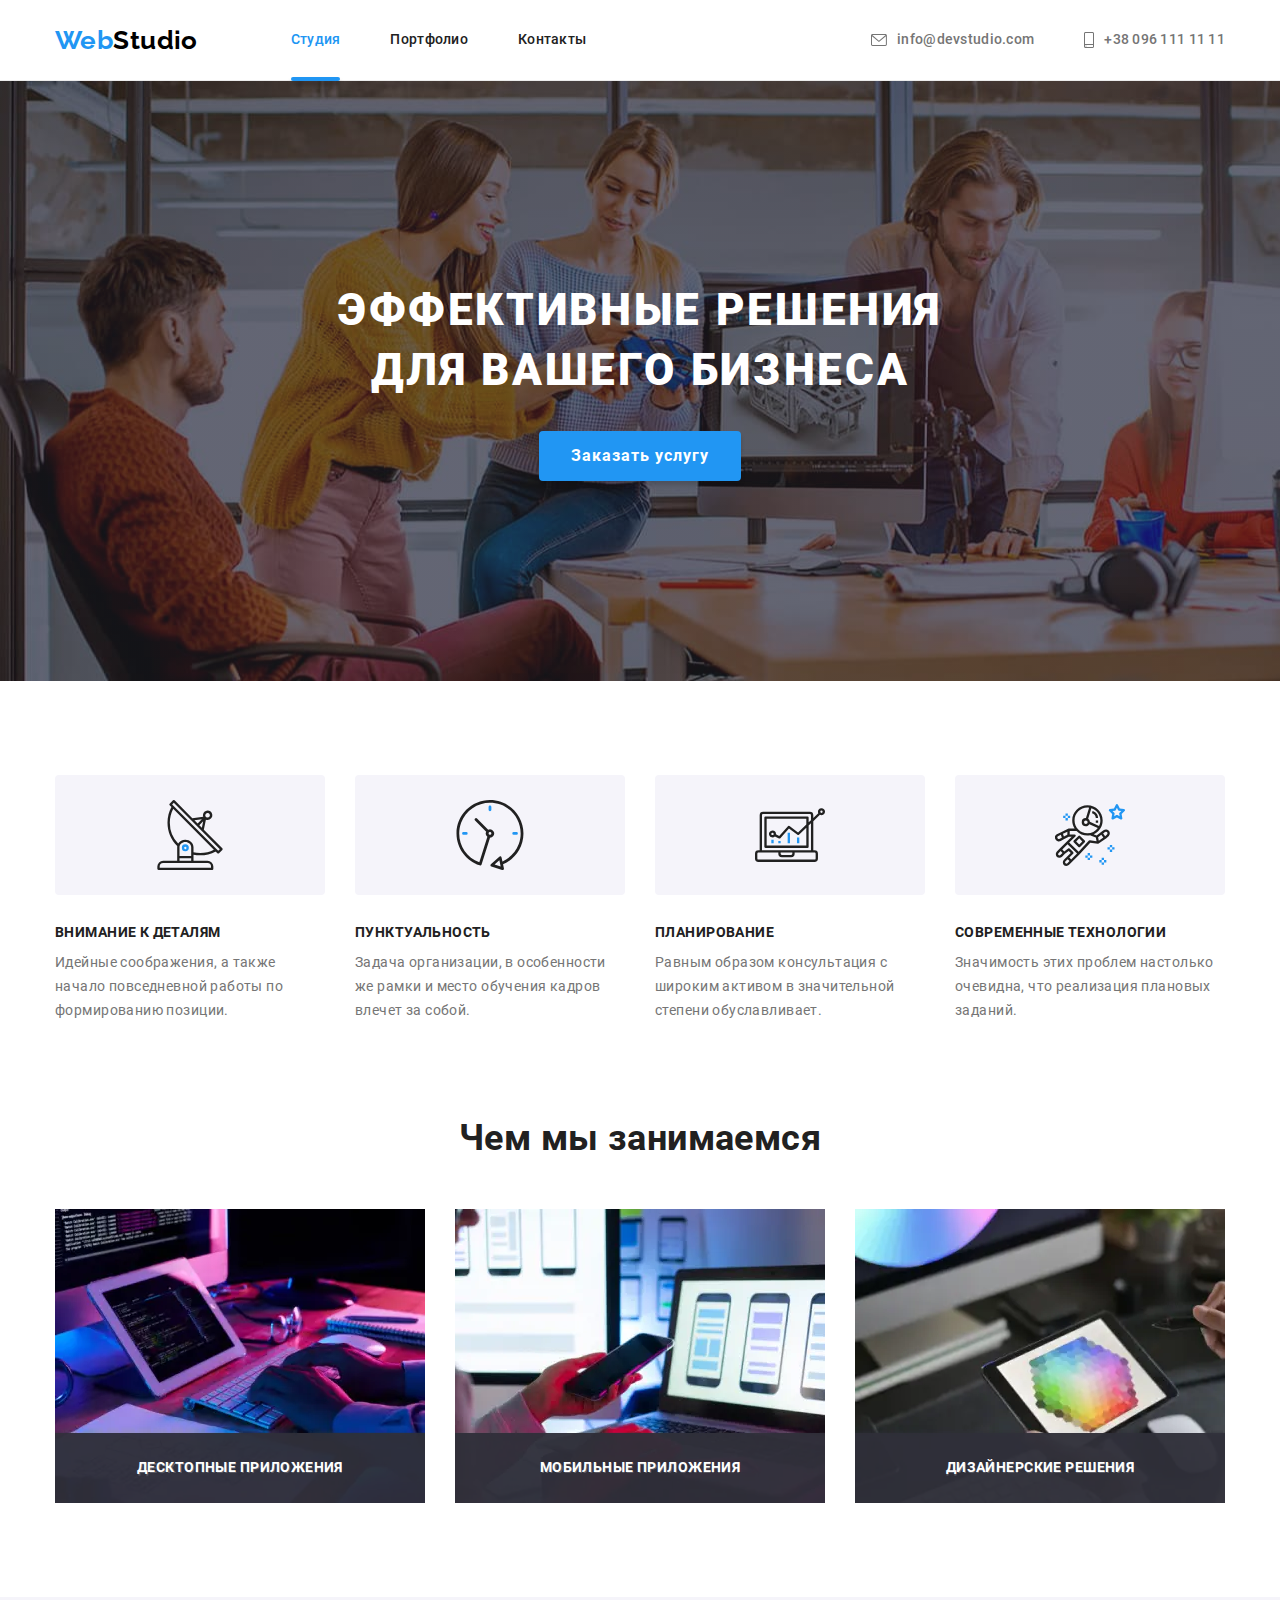
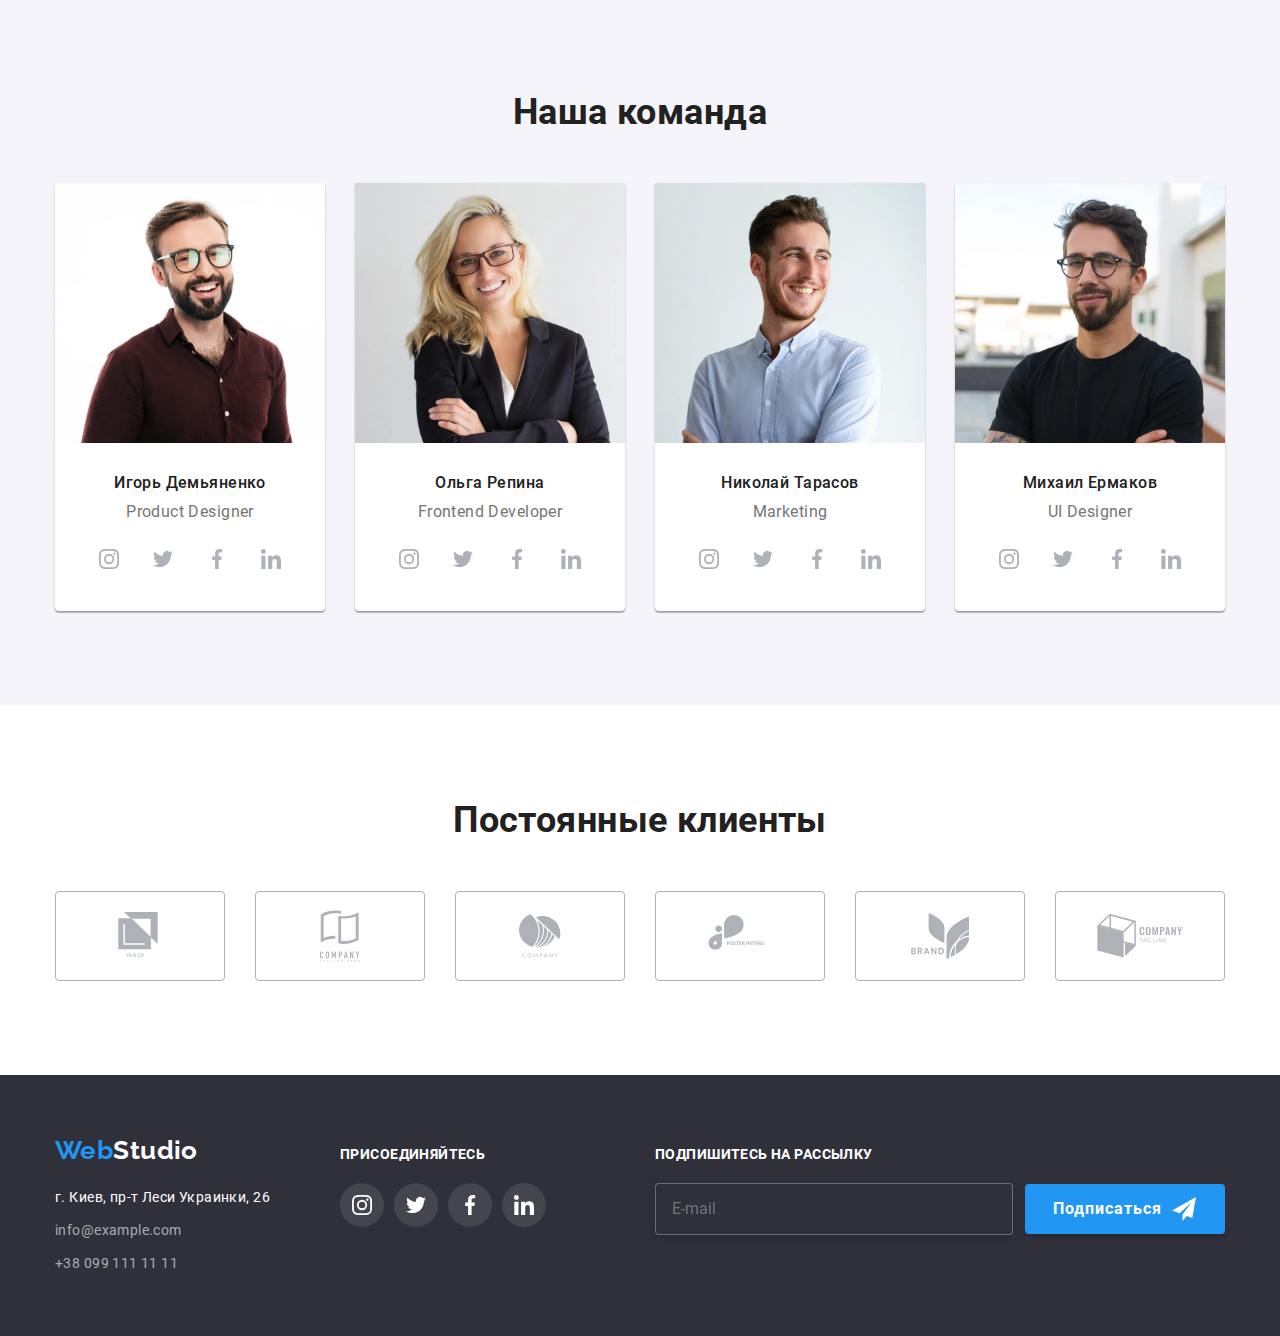
<file: index.html>
<!DOCTYPE html>
<html lang="ru">
<head>
    <meta charset="UTF-8">
    <meta name="viewport" content="width=device-width, initial-scale=1.0">
    <title>Web Studio</title>
    <link rel="stylesheet" href="./css/main.min.css">
</head>

<body>
    <!--Шапка сайта-->
    <header class="header">
        <div class="container container--header">
            <nav class="main-nav">
                <a href="./index.html" class="logo logo--header">
                    Web<span class="logo__header">Studio</span>
                </a>
                
                <ul class="main-nav__list">
                    <li class="main-nav__item"><a href="./index.html" class="main-nav__link main-nav__link--current">Студия</a></li>
                    <li class="main-nav__item"><a href="./portfolio.html" class="main-nav__link">Портфолио</a></li>
                    <li class="main-nav__item"><a href="./contacts.html" class="main-nav__link">Контакты</a></li>
                </ul>

                <!-- <button type="button" class="main-nav__button" aria-expanded="false" aria-controls="main-nav__menu" data-menu-button>
                    <svg class="main-nav__icon" width="40" height="40" aria-label="Переключатель мобильного меню">
                        <use class="icon-menu" href="./images/svg/sprite.svg#icon-menu"></use>
                        <use class="icon-close" href="./images/svg/sprite.svg#icon-close"></use>
                    </svg>
                </button> -->


                <div class="main-nav__menu" id="main-nav__menu" data-menu>
                    <div class="menu-navigation">
                        <ul class="menu-navigation__list">
                            <li class="menu-navigation__item"><a href="./index.html" class="menu-navigation__link menu-navigation__link--current">Студия</a></li>
                            <li class="menu-navigation__item"><a href="./portfolio.html" class="menu-navigation__link">Портфолио</a></li>
                            <li class="menu-navigation__item"><a href="./contacts.html" class="menu-navigation__link">Контакты</a></li>
                        </ul>
                    </div>
                    <div class="menu-contacts">
                        <ul class="menu-contacts__list">
                            <li class="menu-contacts__item menu-contacts__item--tel">
                                <a href="tel:+380961111111" class="menu-contacts__link menu-contacts__link--tel">
                                    <span>+38 096 111 11 11</span>
                                </a>
                            </li>
                            <li class="menu-contacts__item menu-contacts__item--mail">
                                <a href="mailto:info@devstudio.com" class="menu-contacts__link menu-contacts__link--mail">
                                    <span>info@devstudio.com</span>
                                </a>
                            </li>
                        </ul>
                    </div>
                    <div class="networks-menu">
                        <ul class="networks-menu__list">
                            <li class="networks-menu__item">
                                <a href="#" class="networks-menu__link">Instagram</a>
                            </li>
                            <li class="networks-menu__item">
                                <a href="#" class="networks-menu__link">Twitter</a>
                            </li>
                            <li class="networks-menu__item">
                                <a href="#" class="networks-menu__link">Facebook</a>
                            </li>
                            <li class="networks-menu__item">
                                <a href="#" class="networks-menu__link">LinkedIn</a>
                            </li>
                        </ul>
                    </div> 
                </div>
                <button type="button" class="main-nav__button" aria-expanded="false" aria-controls="main-nav__menu" data-menu-button>
                    <svg class="main-nav__icon" width="40" height="40" aria-label="Переключатель мобильного меню">
                        <use class="icon-menu" href="./images/svg/sprite.svg#icon-menu"></use>
                        <use class="icon-close" href="./images/svg/sprite.svg#icon-close"></use>
                    </svg>
                </button>
            
            </nav>

            <address class="contacts-header">
                <ul class="contacts-header__list">
                    <li class="contacts-header__item contacts-header__item--mail">
                        <a href="mailto:info@devstudio.com" class="contacts-header__link">
                            <svg class="contacts-header__icon  contacts-header__icon--envelope" width="16" height="12">
                                <use href="./images/svg/sprite.svg#icon-envelope"></use>
                            </svg>
                            <span>info@devstudio.com</span>
                        </a>
                    </li>
                    <li class="contacts-header__item contacts-header__item--tel">
                        <a href="tel:+380961111111" class="contacts-header__link">
                            <svg class="contacts-header__icon contacts-header__icon--smartphone" width="10" height="16">
                                <use href="./images/svg/sprite.svg#icon-smartphone"></use>
                            </svg>
                            <span>+38 096 111 11 11</span>
                        </a>
                    </li>
                </ul>
            </address>
        </div>
    </header>

   <main>
    <!--Герой-->
    <section class="section-hero">
        <div class="overlay">
            <div class="container container--hero">
                <h1 class="overlay__title">Эффективные решения для вашего бизнеса</h1>
                <button data-modal-open type="button" class="button-hero">Заказать услугу</button>
                <!-- <div data-modal class="backdrop is-hidden">
                    <div class="modal">
                        <button data-modal-close class="modal-button">
                            <svg class="icon-close" width="18" height="18">
                                <use href="./images/svg/sprite.svg#icon-close"></use>
                            </svg>
                        </button>
                    </div>
                </div> -->
            </div>
        </div>
    </section>
    
    
    <!--Подразумевается заголовок h2 Преимущества-->
    <section class="section-features">
        <div class="container">
            <h2 class="section__title visually-hidden">Преимущества</h2>
                <ul class="feature-list">
                    <li class="feature-list__item">
                        <div class="feature-list__icon">
                            <svg width="70" height="70">
                                <use href="./images/svg/sprite.svg#icon-antenna"></use>
                            </svg>
                        </div>
                        <h3 class="feature-list__title">Внимание к деталям</h3>
                        <p class="feature-list__content">
                            Идейные соображения, а также начало повседневной работы по формированию позиции.
                        </p>
                    </li>
                    <li class="feature-list__item">
                        <div class="feature-list__icon">
                            <svg width="70" height="70">
                                <use href="./images/svg/sprite.svg#icon-clock"></use>
                            </svg>
                        </div>
                        <h3 class="feature-list__title">Пунктуальность</h3>
                        <p class="feature-list__content">
                            Задача организации, в особенности же рамки и место обучения кадров влечет за собой.
                        </p>
                    </li>
                    <li class="feature-list__item">
                        <div class="feature-list__icon">
                            <svg width="70" height="70">
                                <use href="./images/svg/sprite.svg#icon-diagram"></use>
                            </svg>
                        </div>
                        <h3 class="feature-list__title">Планирование</h3>
                        <p class="feature-list__content">
                            Равным образом консультация с широким активом в значительной степени обуславливает.
                        </p>
                    </li>
                    <li class="feature-list__item">
                        <div class="feature-list__icon">
                            <svg width="70" height="70">
                                <use href="./images/svg/sprite.svg#icon-astronaut"></use>
                            </svg>
                        </div>
                        <h3 class="feature-list__title">Современные технологии</h3>
                        <p class="feature-list__content">
                            Значимость этих проблем настолько очевидна, что реализация плановых заданий.
                        </p>
                    </li>
                </ul>
        </div>
    </section>
    
    <!--Чем занимаемся-->
    <section class="section-work">
        <div class="container">
            <h2 class="section__title">Чем мы занимаемся</h2>
                <ul class="work-list">
                    <li class="work-list__item">
                        <div class="work-list__thumb">
                            <picture>
                                <source srcset="./images/box1/box1@1x.webp 1x, 
                                ./images/box1/box1@2x.webp 2x, 
                                ./images/box1/box1@3x.webp 3x" type="image/webp" >
                                <img 
                                srcset="./images/box1/box1@1x.jpg 1x, 
                                ./images/box1/box1@2x.jpg 2x, 
                                ./images/box1/box1@3x.jpg 3x" 
                                sizes="(min-width: 1200px) 33.333vw"
                                src="./images/box1/box1@1x.jpg" 
                                alt="Macbook и клавиатура на столе" width="370" class="work-list__image" />
                            </picture>
                            <div class="work-list__overlay">
                                <h3 class="work-list__title">Десктопные приложения</h3>
                            </div>
                        </div>   
                    </li>
                    <li class="work-list__item">
                        <div class="work-list__thumb">
                            <picture>
                                <source srcset="./images/box2/box2@1x.webp 1x, 
                                                ./images/box2/box2@2x.webp 2x, 
                                                ./images/box2/box2@3x.webp 3x" type="image/webp">
                                <img srcset="./images/box2/box2@1x.jpg 1x, 
                                                ./images/box2/box2@2x.jpg 2x, 
                                                ./images/box2/box2@3x.jpg 3x"
                                    sizes="(min-width: 1200px) 33.333vw" 
                                    src="./images/box2/box2@1x.jpg"
                                    alt="Смартфон и ноутбук" width="370" class="work-list__image" />
                            </picture>
                            <div class="work-list__overlay">
                                <h3 class="work-list__title">Мобильные приложения</h3>
                            </div>
                        </div>
                    </li>
                    <li class="work-list__item">
                        <div class="work-list__thumb">
                            <picture>
                                <source srcset="./images/box3/box3@1x.webp 1x, 
                                        ./images/box3/box3@2x.webp 2x, 
                                        ./images/box3/box3@3x.webp 3x" type="image/webp">
                                <img srcset="./images/box3/box3@1x.jpg 1x, 
                                            ./images/box3/box3@2x.jpg 2x, 
                                            ./images/box3/box3@3x.jpg 3x"
                                    sizes="(min-width: 1200px) 33.333vw"
                                    src="./images/box3/box3@1x.jpg" alt="Выбор цвета на дисплее в Macbook" width="370" class="work-list__image" />
                            </picture>
                            <div class="work-list__overlay">
                                <h3 class="work-list__title">Дизайнерские решения</h3>
                            </div>
                        </div>
                    </li>
                </ul>
        </div>
    </section>
    
    <!--Команда-->
    <section class="section-team">
        <div class="container">
            <h2 class="section__title">Наша команда</h2>
                <ul class="team-list">
                    <li class="team-list__item">

                        <picture>
                            <source srcset="./images/team/demianenko-igor/img@1x450.webp 450w, 
                                            ./images/team/demianenko-igor/img@2x900.webp 900w, 
                                            ./images/team/demianenko-igor/img@3x1350.webp 1350w" 
                                            type="image/webp"
                                            media="(max-width: 767px)" >
                            <source srcset="./images/team/demianenko-igor/img@1x450.jpg 450w, 
                                            ./images/team/demianenko-igor/img@2x900.jpg 900w, 
                                            ./images/team/demianenko-igor/img@3x1350.jpg 1350w"
                                            type="image/jpg" 
                                            media="(max-width: 767px)">
                            <source srcset="./images/team/demianenko-igor-desk/img@1x270.webp 270w, 
                                            ./images/team/demianenko-igor-desk/img@2x540.webp 540w, 
                                            ./images/team/demianenko-igor-desk/img@3x810.webp 810w 
                                            " type="image/webp"
                                            media="(min-width: 1200px)">
                            <source srcset="./images/team/demianenko-igor-desk/img@1x270.jpg 270w, 
                                            ./images/team/demianenko-igor-desk/img@2x540.jpg 540w, 
                                            ./images/team/demianenko-igor-desk/img@3x810.jpg 810w" 
                                            type="image/jpg" 
                                            media="(min-width: 1200px)">
                            <source srcset="./images/team/demianenko-igor-tablet/img@1x354.webp 354w, 
                                            ./images/team/demianenko-igor-tablet/img@2x708.webp 708w, 
                                            ./images/team/demianenko-igor-tablet/img@3x1062.webp 1062w" 
                                            type="image/webp"
                                            media="(min-width: 768px)">
                            <img srcset="./images/team/demianenko-igor-tablet/img@1x354.jpg 354w, 
                                        ./images/team/demianenko-igor-tablet/img@2x708.jpg 708w, 
                                        ./images/team/demianenko-igor-tablet/img@3x1062.jpg 1062w" 
                                sizes="(min-width: 1200px) 25vw, (min-width: 768px) 50vw, 100vw)"
                                src="./images/team/demianenko-igor-tablet/img@1x354.jpg"
                                alt="Фото дизайнера продукта" class="team-list__image" />
                        </picture>

                        <h3 class="team-list__name">Игорь Демьяненко</h3>
                        <p class="team-list__position">Product Designer</p>
                        <ul class="team-network-list">
                            <li class="team-network-list__item">
                                <a href="#" class="team-network-list__link">
                                    <svg class="team-network-list__icon">
                                        <use href="./images/svg/sprite.svg#icon-instagram"></use>
                                    </svg>
                                </a>
                            </li>
                            <li class="team-network-list__item">
                                <a href="#" class="team-network-list__link">
                                    <svg class="team-network-list__icon">
                                        <use href="./images/svg/sprite.svg#icon-twitter"></use>
                                    </svg>
                                </a>
                            </li>
                            <li class="team-network-list__item">
                                <a href="#" class="team-network-list__link">
                                    <svg class="team-network-list__icon">
                                        <use href="./images/svg/sprite.svg#icon-facebook"></use>
                                    </svg>
                                </a>
                            </li>
                            <li class="team-network-list__item">
                                <a href="#" class="team-network-list__link">
                                    <svg class="team-network-list__icon">
                                        <use href="./images/svg/sprite.svg#icon-linkedin"></use>
                                    </svg>
                                </a>
                            </li>
                        </ul>
                    </li>
                    <li class="team-list__item">

                        <picture>
                            <source srcset="./images/team/repina-olga/img@1x450.webp 450w, 
                                            ./images/team/repina-olga/img@2x900.webp 900w, 
                                            ./images/team/repina-olga/img@3x1350.webp 1350w" 
                                            type="image/webp"
                                media="(max-width: 767px)">
                            <source srcset="./images/team/repina-olga/img@1x450.jpg 450w, 
                                            ./images/team/repina-olga/img@2x900.jpg 900w, 
                                            ./images/team/repina-olga/img@3x1350.jpg 1350w" 
                                            type="image/jpg"
                                media="(max-width: 767px)">
                            <source srcset="./images/team/repina-olga-desk/img@1x270.webp 270w, 
                                            ./images/team/repina-olga-desk/img@2x540.webp 540w, 
                                            ./images/team/repina-olga-desk/img@3x810.webp 810w" 
                                            type="image/webp" media="(min-width: 1200px)">
                            <source srcset="./images/team/repina-olga-desk/img@1x270.jpg 270w, 
                                            ./images/team/repina-olga-desk/img@2x540.jpg 540w, 
                                            ./images/team/repina-olga-desk/img@3x810.jpg 810w" 
                                            type="image/jpg"
                                media="(min-width: 1200px)">
                            <source srcset="./images/team/repina-olga-tablet/img@1x354.webp 354w, 
                                            ./images/team/repina-olga-tablet/img@2x708.webp 708w, 
                                            ./images/team/repina-olga-tablet/img@3x1062.webp 1062w" 
                                            type="image/webp"
                                media="(min-width: 768px)">
                            <img srcset="./images/team/repina-olga-tablet/img@1x354.jpg 354w, 
                                        ./images/team/repina-olga-tablet/img@2x708.jpg 708w, 
                                        ./images/team/repina-olga-tablet/img@3x1062.jpg 1062w"
                                sizes="(min-width: 1200px) 25vw, (min-width: 768px) 50vw, 100vw)"
                                src="./images/team/repina-olga-tablet/img@1x354.jpg" alt="Фото разработчика"
                                class="team-list__image" />
                        </picture>

                        <h3 class="team-list__name">Ольга Репина</h3>
                        <p class="team-list__position">Frontend Developer</p>
                        <ul class="list team-network-list">
                            <li class="team-network-list__item">
                                <a href="#" class="team-network-list__link">
                                    <svg class="team-network-list__icon">
                                        <use href="./images/svg/sprite.svg#icon-instagram"></use>
                                    </svg>
                                </a>
                            </li>
                            <li class="team-network-list__item">
                                <a href="#" class="team-network-list__link">
                                    <svg class="team-network-list__icon">
                                        <use href="./images/svg/sprite.svg#icon-twitter"></use>
                                    </svg>
                                </a>
                            </li>
                            <li class="team-network-list__item">
                                <a href="#" class="team-network-list__link">
                                    <svg class="team-network-list__icon">
                                        <use href="./images/svg/sprite.svg#icon-facebook"></use>
                                    </svg>
                                </a>
                            </li>
                            <li class="team-network-list__item">
                                <a href="#" class="team-network-list__link">
                                    <svg class="team-network-list__icon">
                                        <use href="./images/svg/sprite.svg#icon-linkedin"></use>
                                    </svg>
                                </a>
                            </li>
                        </ul>
                    </li>
                    <li class="team-list__item">

                        <picture>
                            <source srcset="./images/team/tarasov-nikolay/img@1x450.webp 450w, 
                                            ./images/team/tarasov-nikolay/img@2x900.webp 900w, 
                                            ./images/team/tarasov-nikolay/img@3x1350.webp 1350w" 
                                            type="image/webp"
                                media="(max-width: 767px)">
                            <source srcset="./images/team/tarasov-nikolay/img@1x450.jpg 450w, 
                                            ./images/team/tarasov-nikolay/img@2x900.jpg 900w, 
                                            ./images/team/tarasov-nikolay/img@3x1350.jpg 1350w" 
                                            type="image/jpg"
                                media="(max-width: 767px)">
                            <source srcset="./images/team/tarasov-nikolay-desk/img@1x270.webp 270w, 
                                            ./images/team/tarasov-nikolay-desk/img@2x540.webp 540w, 
                                            ./images/team/tarasov-nikolay-desk/img@3x810.webp 810w" 
                                            type="image/webp"
                                media="(min-width: 1200px)">
                            <source srcset="./images/team/tarasov-nikolay-desk/img@1x270.jpg 270w, 
                                            ./images/team/tarasov-nikolay-desk/img@2x540.jpg 540w, 
                                            ./images/team/tarasov-nikolay-desk/img@3x810.jpg 810w" 
                                            type="image/jpg"
                                media="(min-width: 1200px)">
                            <source srcset="./images/team/tarasov-nikolay-tablet/img@1x354.webp 354w, 
                                            ./images/team/tarasov-nikolay-tablet/img@2x708.webp 708w, 
                                            ./images/team/tarasov-nikolay-tablet/img@3x1062.webp 1062w" 
                                            type="image/webp"
                                media="(min-width: 768px)">
                            <img srcset="./images/team/tarasov-nikolay-tablet/img@1x354.jpg 354w, 
                                        ./images/team/tarasov-nikolay-tablet/img@2x708.jpg 708w, 
                                        ./images/team/tarasov-nikolay-tablet/img@3x1062.jpg 1062w"
                                sizes="(min-width: 1200px) 25vw, (min-width: 768px) 50vw, 100vw)"
                                src="./images/team/tarasov-nikolay-tablet/img@1x354.jpg" 
                                alt="Фото маркетолога" class="team-list__image" />
                        </picture>

                        <h3 class="team-list__name">Николай Тарасов</h3>
                        <p class="team-list__position">Marketing</p>
                        <ul class="list team-network-list">
                            <li class="team-network-list__item">
                                <a href="#" class="team-network-list__link">
                                    <svg class="team-network-list__icon">
                                        <use href="./images/svg/sprite.svg#icon-instagram"></use>
                                    </svg>
                                </a>
                            </li>
                            <li class="team-network-list__item">
                                <a href="#" class="team-network-list__link">
                                    <svg class="team-network-list__icon">
                                        <use href="./images/svg/sprite.svg#icon-twitter"></use>
                                    </svg>
                                </a>
                            </li>
                            <li class="team-network-list__item">
                                <a href="#" class="team-network-list__link">
                                    <svg class="team-network-list__icon">
                                        <use href="./images/svg/sprite.svg#icon-facebook"></use>
                                    </svg>
                                </a>
                            </li>
                            <li class="team-network-list__item">
                                <a href="#" class="team-network-list__link">
                                    <svg class="team-network-list__icon">
                                        <use href="./images/svg/sprite.svg#icon-linkedin"></use>
                                    </svg>
                                </a>
                            </li>
                        </ul>
                    </li>
                    <li class="team-list__item">


                        <picture>
                            <source srcset="./images/team/yermakov-mihail/img@1x450.webp 450w, 
                                            ./images/team/yermakov-mihail/img@2x900.webp 900w, 
                                            ./images/team/yermakov-mihail/img@3x1350.webp 1350w" 
                                            type="image/webp"
                                media="(max-width: 767px)">
                            <source srcset="./images/team/yermakov-mihail/img@1x450.jpg 450w, 
                                            ./images/team/yermakov-mihail/img@2x900.jpg 900w, 
                                            ./images/team/yermakov-mihail/img@3x1350.jpg 1350w"
                                            type="image/jpg"
                                media="(max-width: 767px)">
                            <source srcset="./images/team/yermakov-mihail-desk/img@1x270.webp 270w, 
                                            ./images/team/yermakov-mihail-desk/img@2x540.webp 540w, 
                                            ./images/team/yermakov-mihail-desk/img@3x810.webp 810w" 
                                            type="image/webp"
                                media="(min-width: 1200px)">
                            <source srcset="./images/team/yermakov-mihail-desk/img@1x270.jpg 270w, 
                                            ./images/team/yermakov-mihail-desk/img@2x540.jpg 540w, 
                                            ./images/team/yermakov-mihail-desk/img@3x810.jpg 810w" 
                                            type="image/jpg"
                                media="(min-width: 1200px)">
                            <source srcset="./images/team/yermakov-mihail-tablet/img@1x354.webp 354w, 
                                            ./images/team/yermakov-mihail-tablet/img@2x708.webp 708w, 
                                            ./images/team/yermakov-mihail-tablet/img@3x1062.webp 1062w" 
                                            type="image/webp"
                                media="(min-width: 768px)">
                            <img srcset="./images/team/yermakov-mihail-tablet/img@1x354.jpg 354w, 
                                            ./images/team/yermakov-mihail-tablet/img@2x708.jpg 708w, 
                                            ./images/team/yermakov-mihail-tablet/img@3x1062.jpg 1062w"
                                sizes="(min-width: 1200px) 25vw, (min-width: 768px) 50vw, 100vw)"
                                src="./images/team/yermakov-mihail-tablet/img@1x354.jpg" 
                                alt="Фото дизайнера" class="team-list__image" />
                        </picture>

                        <h3 class="team-list__name">Михаил Ермаков</h3>
                        <p class="team-list__position">UI Designer</p>
                        <ul class="team-network-list">
                            <li class="team-network-list__item">
                                <a href="#" class="team-network-list__link">
                                    <svg class="team-network-list__icon">
                                        <use href="./images/svg/sprite.svg#icon-instagram"></use>
                                    </svg>
                                </a>
                            </li>
                            <li class="team-network-list__item">
                                <a href="#" class="team-network-list__link">
                                    <svg class="team-network-list__icon">
                                        <use href="./images/svg/sprite.svg#icon-twitter"></use>
                                    </svg>
                                </a>
                            </li>
                            <li class="team-network-list__item">
                                <a href="#" class="team-network-list__link">
                                    <svg class="team-network-list__icon">
                                        <use href="./images/svg/sprite.svg#icon-facebook"></use>
                                    </svg>
                                </a>
                            </li>
                            <li class="team-network-list__item">
                                <a href="#" class="team-network-list__link">
                                    <svg class="team-network-list__icon">
                                        <use href="./images/svg/sprite.svg#icon-linkedin"></use>
                                    </svg>
                                </a>
                            </li>
                        </ul>
                    </li>
                </ul>
        </div>
    </section>

    <!-- Постоянные клиенты -->

    <section class="section-clients">
        <div class="container">
            <h2 class="section__title">Постоянные клиенты</h2>
            <ul class="clients-list">
                <li class="clients-list__item">
                    <a href="#" class="clients-list__link">
                        <svg class="clients-list__logo" width="44" height="48">
                            <use href="./images/svg/sprite.svg#icon-logo-1"></use>
                        </svg>
                    </a>
                </li>
                <li class="clients-list__item">
                    <a href="#" class="clients-list__link">
                        <svg class="clients-list__logo" width="40" height="52">
                            <use href="./images/svg/sprite.svg#icon-logo-2"></use>
                        </svg>
                    </a>
                </li>
                <li class="clients-list__item">
                    <a href="#" class="clients-list__link">
                        <svg class="clients-list__logo" width="42" height="44">
                            <use href="./images/svg/sprite.svg#icon-logo-3"></use>
                        </svg>
                    </a>
                </li>
                <li class="clients-list__item">
                    <a href="#" class="clients-list__link">
                        <svg class="clients-list__logo" width="80" height="42">
                            <use href="./images/svg/sprite.svg#icon-logo-4"></use>
                        </svg>
                    </a>
                </li>
                <li class="clients-list__item">
                    <a href="#" class="clients-list__link">
                        <svg class="clients-list__logo" width="58" height="46">
                            <use href="./images/svg/sprite.svg#icon-logo-5"></use>
                        </svg>
                    </a>
                </li>
                <li class="clients-list__item">
                    <a href="#" class="clients-list__link">
                        <svg class="clients-list__logo" width="88" height="44">
                            <use href="./images/svg/sprite.svg#icon-logo-6"></use>
                        </svg>
                    </a>
                </li>
                
            </ul>
        </div>
    </section>
   </main>

    <!--Футер-->
    <footer class="page-footer">
        <div class="container container--footer">
            
            <div class="tablet-footer">
                <div class="address-footer">
                    <a href="/" class="logo logo--footer">
                        Web</span><span class="logo__footer">Studio</span>
                    </a>
                    <address class="address-footer__address">г. Киев, пр-т Леси Украинки, 26</address>
                    <address class="contact-footer">
                        <ul class="contact-footer__list">
                            <li class="contact-footer__item"><a href="mailto:info@example.com"
                                    class="contact-footer__link">info@example.com</a></li>
                            <li class="contact-footer__item"><a href="tel:+380991111111" class="contact-footer__link">+38 099 111 11
                                    11</a></li>
                        </ul>
                    </address>
                </div>
                
                <div class="networks">
                    <p class="networks__content">Присоединяйтесь</p>
                    <ul class="networks-list">
                        <li class="networks-list__item">
                            <a href="#" class="networks-list__link">
                                <svg class="networks-list__icon">
                                    <use href="./images/svg/sprite.svg#icon-instagram"></use>
                                </svg>
                            </a>
                        </li>
                        <li class="networks-list__item">
                            <a href="#" class="networks-list__link">
                                <svg class="networks-list__icon">
                                    <use href="./images/svg/sprite.svg#icon-twitter"></use>
                                </svg>
                            </a>
                        </li>
                        <li class="networks-list__item">
                            <a href="#" class="networks-list__link">
                                <svg class="networks-list__icon">
                                    <use href="./images/svg/sprite.svg#icon-facebook"></use>
                                </svg>
                            </a>
                        </li>
                        <li class="networks-list__item">
                            <a href="#" class="networks-list__link">
                                <svg class="networks-list__icon">
                                    <use href="./images/svg/sprite.svg#icon-linkedin"></use>
                                </svg>
                            </a>
                        </li>
                    </ul>
                </div>
            </div>
            

            <div class="subscribe">
                <p class="subscribe__content">Подпишитесь на рассылку</p>
                <form class="subscribe-form">
                    <input type="email" name="mail" placeholder="E-mail" class="subscribe-form__input"/>

                    <button type="submit" class="button-subscribe">
                        <span class="button__content">Подписаться</span>
                        <svg class="button__icon" width="24" height="24">
                            <use href="./images/svg/sprite.svg#icon-subscribe"></use>
                        </svg>
                    </button>
                </form>
            </div>

        </div>
    </footer>


    <!-- Оформление модального окна в hero -->
        <div data-modal class="backdrop is-hidden">
        <div class="modal">
            <button type="button" data-modal-close class="modal-button-close">
                <svg class="icon-close" width="18" height="18">
                    <use href="./images/svg/sprite.svg#icon-close"></use>
                </svg>
            </button>
            
                <form class="form-modal">
                    <p class="form-modal__name">Оставьте свои данные, мы вам перезвоним</p>

                    <label class="form-modal__label">
                        <span class="form-modal__content-label">Имя</span>
                        <input type="text" name="user-name" class="form-modal__input" />
                        <svg class="form-modal__icon" width="18" height="18">
                            <use href="./images/svg/sprite.svg#icon-person"></use>
                        </svg>
                    </label>

                    <label class="form-modal__label">
                        <span class="form-modal__content-label">Телефон</span>
                        <input type="tel" name="tel" class="form-modal__input" />
                        <svg class="form-modal__icon" width="18" height="18">
                            <use href="./images/svg/sprite.svg#icon-phone"></use>
                        </svg>
                    </label>

                    <label class="form-modal__label">
                        <span class="form-modal__content-label">Почта</span>
                        <input type="email" name="mail" class="form-modal__input" />
                        <svg class="form-modal__icon" width="18" height="18">
                            <use href="./images/svg/sprite.svg#icon-email"></use>
                        </svg>
                    </label>

                    <label class="form-modal__label form-modal__label--comment">
                        <span class="form-modal__content-label">Комментарий</span>
                        <textarea name="comment" placeholder="Введите текст" class="form-modal__input form-modal__input--comment"></textarea>
                    </label>

                    <div class="form-modal__checkbox">
                        <input type="checkbox" name="user-agreement" value="agree" id="check" class="form-modal__check" />
                        <label for="check" class="form-modal__label-check">
                            Соглашаюсь с рассылкой и принимаю
                            <a href="#" class="form-modal__link">Условия договора</a>
                        </label>
                    </div>
                    
                    <div class="form-modal__button">  
                        <button class="button-send" type="submit">Отправить</button>
                    </div>
                </form>

            
        </div>
    </div>

    <script src="./js/menu.js"></script>

    <script src="./js/modal.js"></script>

</body>
</html>
</file>
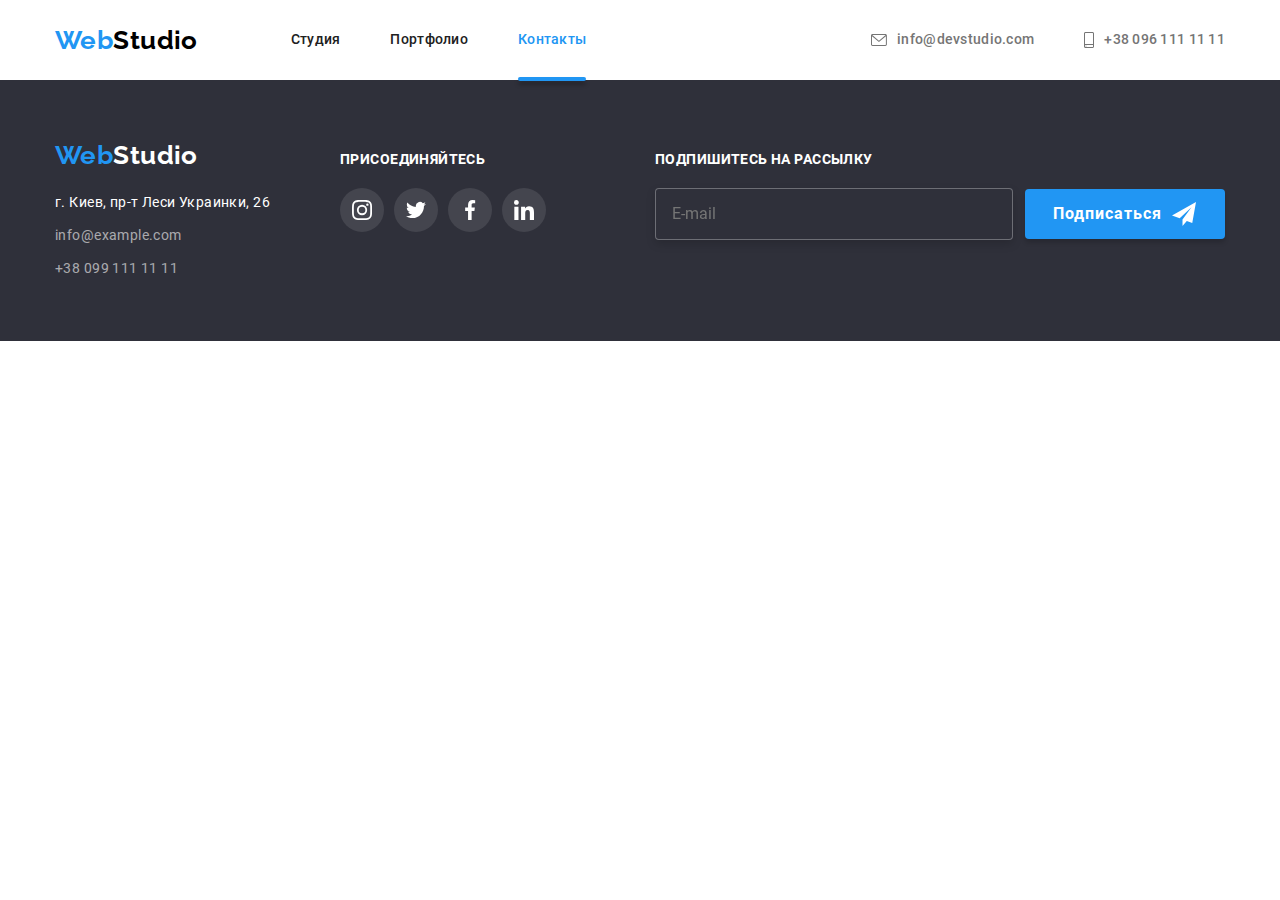
<file: contacts.html>
<!DOCTYPE html>
<html lang="ru">

<head>
    <meta charset="UTF-8">
    <meta name="viewport" content="width=device-width, initial-scale=1.0">
    <title>Web Studio</title>
    <link rel="stylesheet" href="./css/main.min.css">
</head>

<body>
    <!--Шапка сайта-->
    <header class="header header--contacts">
        <div class="container container--header">
            <nav class="main-nav">
                <a href="./index.html" class="logo logo--header">
                    Web<span class="logo__header">Studio</span>
                </a>
                <button class="main-nav__button" aria-expanded="false" aria-controls="main-nav__menu" data-menu-button>
                    <svg class="main-nav__icon" width="40" height="40" aria-label="Переключатель мобильного меню">
                        <use class="icon-menu" href="./images/svg/sprite.svg#icon-menu"></use>
                        <use class="icon-close" href="./images/svg/sprite.svg#icon-close"></use>
                    </svg>
                </button>
                <ul class="main-nav__list">
                    <li class="main-nav__item"><a href="./index.html" class="main-nav__link">Студия</a>
                    </li>
                    <li class="main-nav__item"><a href="./portfolio.html"
                            class="main-nav__link">Портфолио</a></li>
                    <li class="main-nav__item"><a href="./contacts.html" class="main-nav__link main-nav__link--current">Контакты</a></li>
                </ul>
        
        
                <!-- <div class="main-nav__menu is-open" id="main-nav__menu" data-menu>
                    <div class="menu-navigation">
                        <ul class="menu-navigation__list">
                            <li class="menu-navigation__item"><a href="./index.html" class="menu-navigation__link">Студия</a>
                            </li>
                            <li class="menu-navigation__item"><a href="./portfolio.html"
                                    class="menu-navigation__link">Портфолио</a></li>
                            <li class="menu-navigation__item"><a href="./contacts.html"
                                    class="menu-navigation__link">Контакты</a></li>
                        </ul>
                    </div>
                    <div class="menu-contacts">
                        <ul class="menu-contacts__list">
                            <li class="menu-contacts__item menu-contacts__item--tel">
                                <a href="tel:+380961111111" class="menu-contacts__link menu-contacts__link--tel">
                                    <span>+38 096 111 11 11</span>
                                </a>
                            </li>
                            <li class="menu-contacts__item menu-contacts__item--mail">
                                <a href="mailto:info@devstudio.com" class="menu-contacts__link menu-contacts__link--mail">
                                    <span>info@devstudio.com</span>
                                </a>
                            </li>
                        </ul>
                    </div>
                    <div class="networks-menu">
                        <ul class="networks-menu__list">
                            <li class="networks-menu__item">
                                <a href="#" class="networks-menu__link">Instagram</a>
                            </li>
                            <li class="networks-menu__item">
                                <a href="#" class="networks-menu__link">Twitter</a>
                            </li>
                            <li class="networks-menu__item">
                                <a href="#" class="networks-menu__link">Facebook</a>
                            </li>
                            <li class="networks-menu__item">
                                <a href="#" class="networks-menu__link">LinkedIn</a>
                            </li>
                        </ul>
                    </div>
                </div> -->
        
        
        
            </nav>
        
            <address class="contacts-header">
                <ul class="contacts-header__list">
                    <li class="contacts-header__item contacts-header__item--mail">
                        <a href="mailto:info@devstudio.com" class="contacts-header__link">
                            <svg class="contacts-header__icon  contacts-header__icon--envelope" width="16" height="12">
                                <use href="./images/svg/sprite.svg#icon-envelope"></use>
                            </svg>
                            <span>info@devstudio.com</span>
                        </a>
                    </li>
                    <li class="contacts-header__item contacts-header__item--tel">
                        <a href="tel:+380961111111" class="contacts-header__link">
                            <svg class="contacts-header__icon contacts-header__icon--smartphone" width="10" height="16">
                                <use href="./images/svg/sprite.svg#icon-smartphone"></use>
                            </svg>
                            <span>+38 096 111 11 11</span>
                        </a>
                    </li>
                </ul>
            </address>
        </div>
    </header>

    <main>
        
    </main>

    <!--Футер-->
    <footer class="page-footer">
        <div class="container container--footer">
    
            <div class="tablet-footer">
                <div class="address-footer">
                    <a href="/" class="logo logo--footer">
                        Web</span><span class="logo__footer">Studio</span>
                    </a>
                    <address class="address-footer__address">г. Киев, пр-т Леси Украинки, 26</address>
                    <address class="contact-footer">
                        <ul class="contact-footer__list">
                            <li class="contact-footer__item"><a href="mailto:info@example.com"
                                    class="contact-footer__link">info@example.com</a></li>
                            <li class="contact-footer__item"><a href="tel:+380991111111" class="contact-footer__link">+38
                                    099 111 11
                                    11</a></li>
                        </ul>
                    </address>
                </div>
    
                <div class="networks">
                    <p class="networks__content">Присоединяйтесь</p>
                    <ul class="networks-list">
                        <li class="networks-list__item">
                            <a href="#" class="networks-list__link">
                                <svg class="networks-list__icon">
                                    <use href="./images/svg/sprite.svg#icon-instagram"></use>
                                </svg>
                            </a>
                        </li>
                        <li class="networks-list__item">
                            <a href="#" class="networks-list__link">
                                <svg class="networks-list__icon">
                                    <use href="./images/svg/sprite.svg#icon-twitter"></use>
                                </svg>
                            </a>
                        </li>
                        <li class="networks-list__item">
                            <a href="#" class="networks-list__link">
                                <svg class="networks-list__icon">
                                    <use href="./images/svg/sprite.svg#icon-facebook"></use>
                                </svg>
                            </a>
                        </li>
                        <li class="networks-list__item">
                            <a href="#" class="networks-list__link">
                                <svg class="networks-list__icon">
                                    <use href="./images/svg/sprite.svg#icon-linkedin"></use>
                                </svg>
                            </a>
                        </li>
                    </ul>
                </div>
            </div>
    
    
            <div class="subscribe">
                <p class="subscribe__content">Подпишитесь на рассылку</p>
                <form class="subscribe-form">
                    <input type="email" name="mail" placeholder="E-mail" class="subscribe-form__input" />
    
                    <button type="submit" class="button-subscribe">
                        <span class="button__content">Подписаться</span>
                        <svg class="button__icon" width="24" height="24">
                            <use href="./images/svg/sprite.svg#icon-subscribe"></use>
                        </svg>
                    </button>
                </form>
            </div>
    
        </div>
    </footer>


    <div class="main-nav__menu" id="main-nav__menu" data-menu>
        <div class="menu-navigation">
            <ul class="menu-navigation__list">
                <li class="menu-navigation__item"><a href="./index.html" class="menu-navigation__link">Студия</a>
                </li>
                <li class="menu-navigation__item"><a href="./portfolio.html" class="menu-navigation__link">Портфолио</a>
                </li>
                <li class="menu-navigation__item"><a href="./contacts.html" class="menu-navigation__link menu-navigation__link--current">Контакты</a></li>
            </ul>
        </div>
        <div class="menu-contacts">
            <ul class="menu-contacts__list">
                <li class="menu-contacts__item menu-contacts__item--tel">
                    <a href="tel:+380961111111" class="menu-contacts__link menu-contacts__link--tel">
                        <span>+38 096 111 11 11</span>
                    </a>
                </li>
                <li class="menu-contacts__item menu-contacts__item--mail">
                    <a href="mailto:info@devstudio.com" class="menu-contacts__link menu-contacts__link--mail">
                        <span>info@devstudio.com</span>
                    </a>
                </li>
            </ul>
        </div>
        <div class="networks-menu">
            <ul class="networks-menu__list">
                <li class="networks-menu__item">
                    <a href="#" class="networks-menu__link">Instagram</a>
                </li>
                <li class="networks-menu__item">
                    <a href="#" class="networks-menu__link">Twitter</a>
                </li>
                <li class="networks-menu__item">
                    <a href="#" class="networks-menu__link">Facebook</a>
                </li>
                <li class="networks-menu__item">
                    <a href="#" class="networks-menu__link">LinkedIn</a>
                </li>
            </ul>
        </div>
    </div>

    <script src="./js/menu.js"></script>

</body>

</html>
</file>
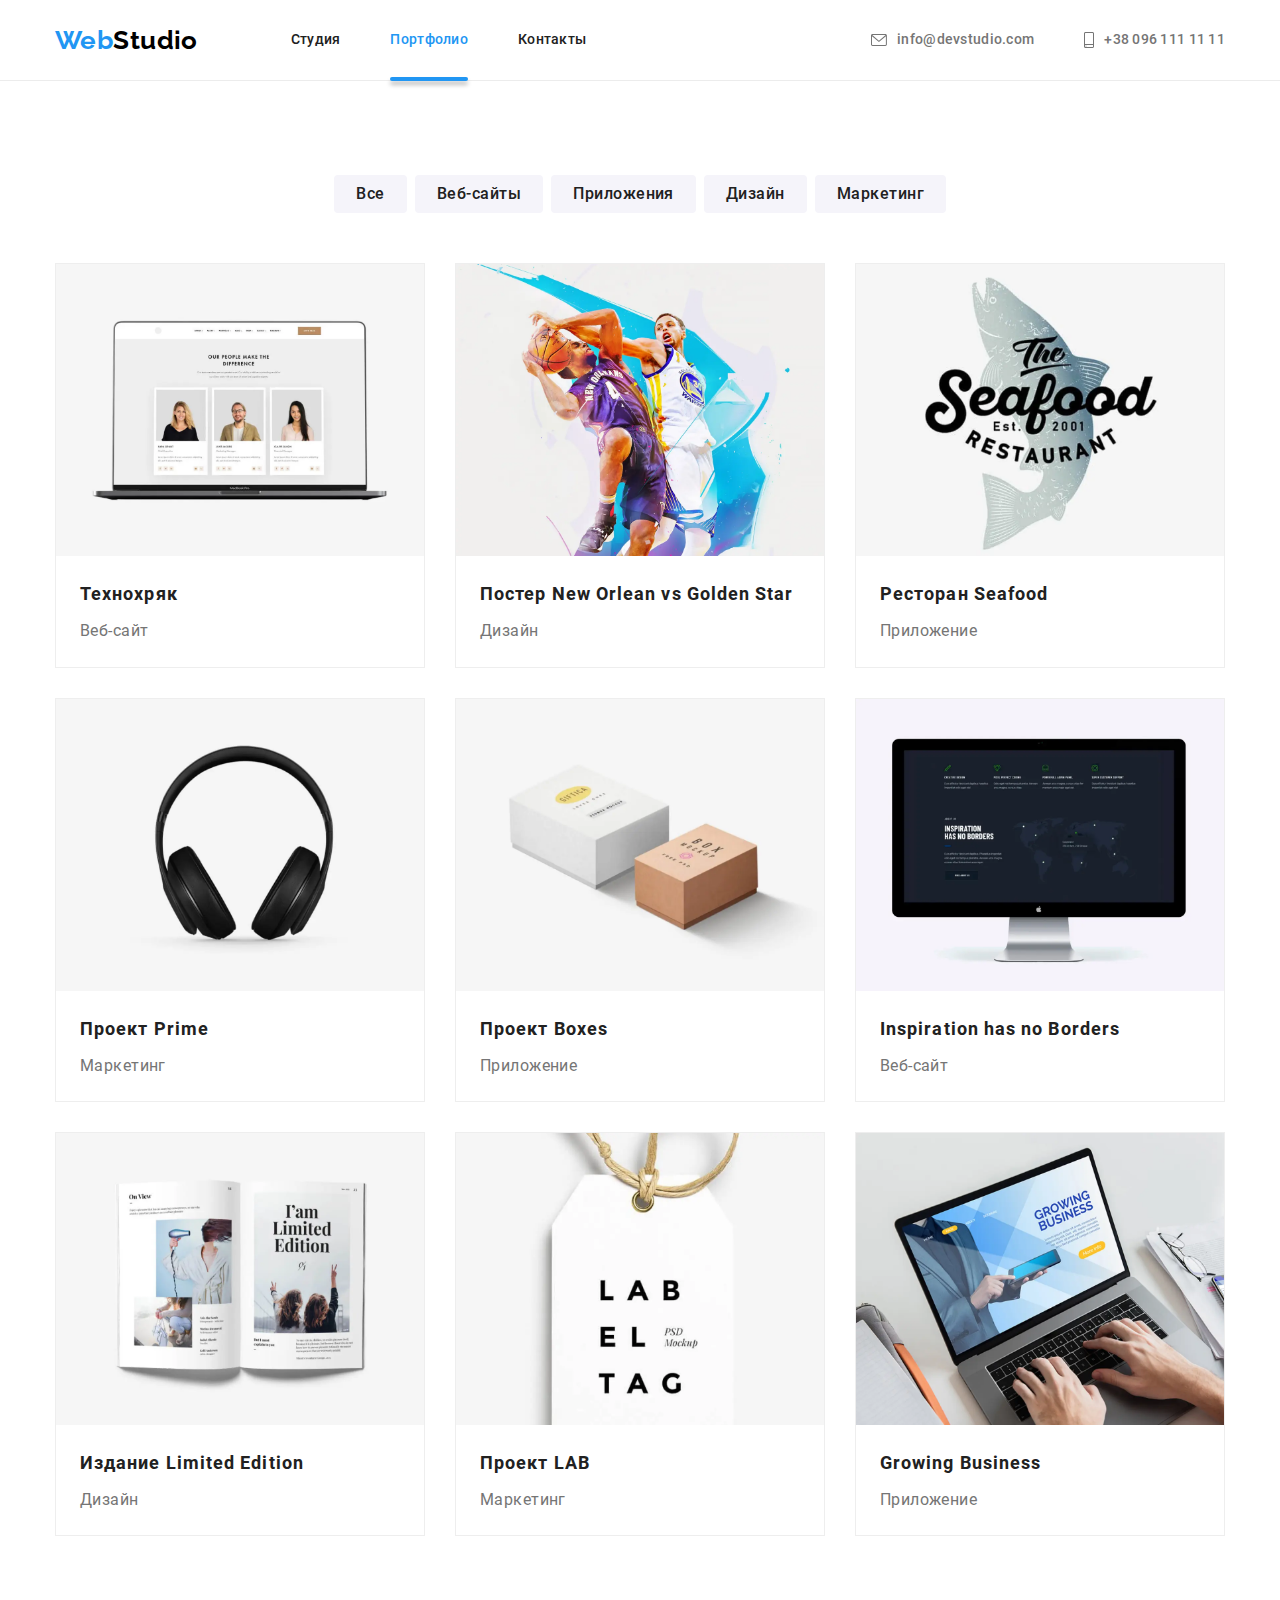
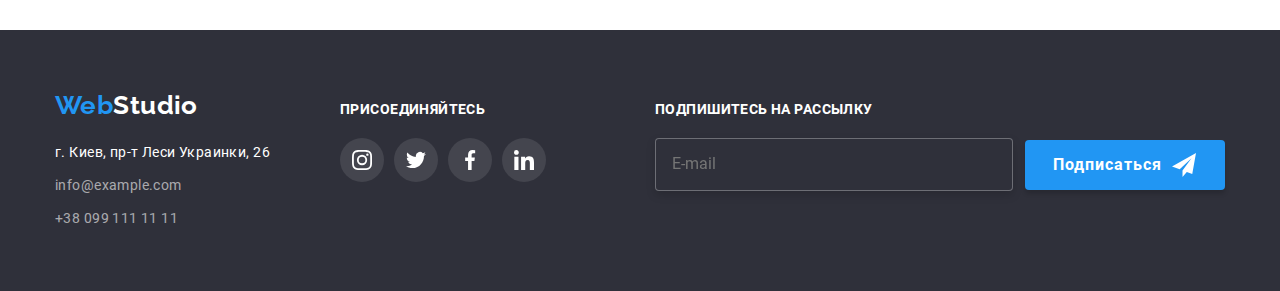
<file: portfolio.html>
<!DOCTYPE html>
<html lang="ru">
<head>
    <meta charset="UTF-8">
    <meta name="viewport" content="width=device-width, initial-scale=1.0">
    <title>Web Studio</title>
    <link rel="stylesheet" href="./css/main.min.css">
</head>

<body>
    <!--Шапка сайта-->
    <header class="header header--portfolio">
        <div class="container container--header">
            <nav class="main-nav">
                <a href="./index.html" class="logo logo--header">
                    Web<span class="logo__header">Studio</span>
                </a>
                <button class="main-nav__button" aria-expanded="false" aria-controls="main-nav__menu" data-menu-button>
                    <svg class="main-nav__icon" width="40" height="40" aria-label="Переключатель мобильного меню">
                        <use class="icon-menu" href="./images/svg/sprite.svg#icon-menu"></use>
                        <use class="icon-close" href="./images/svg/sprite.svg#icon-close"></use>
                    </svg>
                </button>
                <ul class="main-nav__list">
                    <li class="main-nav__item"><a href="./index.html" class="main-nav__link">Студия</a>
                    </li>
                    <li class="main-nav__item"><a href="./portfolio.html" class="main-nav__link main-nav__link--current">Портфолио</a></li>
                    <li class="main-nav__item"><a href="./contacts.html" class="main-nav__link">Контакты</a></li>
                </ul>
        

            </nav>
        
            <address class="contacts-header">
                <ul class="contacts-header__list">
                    <li class="contacts-header__item contacts-header__item--mail">
                        <a href="mailto:info@devstudio.com" class="contacts-header__link">
                            <svg class="contacts-header__icon  contacts-header__icon--envelope" width="16" height="12">
                                <use href="./images/svg/sprite.svg#icon-envelope"></use>
                            </svg>
                            <span>info@devstudio.com</span>
                        </a>
                    </li>
                    <li class="contacts-header__item contacts-header__item--tel">
                        <a href="tel:+380961111111" class="contacts-header__link">
                            <svg class="contacts-header__icon contacts-header__icon--smartphone" width="10" height="16">
                                <use href="./images/svg/sprite.svg#icon-smartphone"></use>
                            </svg>
                            <span>+38 096 111 11 11</span>
                        </a>
                    </li>
                </ul>
            </address>
        </div>
    </header>

    <main>
        <section class="section-projects">
            <h1 class="overlay__title visually-hidden">Портфолио</h1>
                <div class="container container--projects">
                    <h2 class="section__title visually-hidden">Наши проекты</h2>
                        <ul class="project-button-list">
                            <li class="project-button-list__item"><button type="button" class="project-button-list__button">Все</button></li>
                            <li class="project-button-list__item"><button type="button" class="project-button-list__button">Веб-сайты</button></li>
                            <li class="project-button-list__item"><button type="button" class="project-button-list__button">Приложения</button></li>
                            <li class="project-button-list__item"><button type="button" class="project-button-list__button">Дизайн</button></li>
                            <li class="project-button-list__item"><button type="button" class="project-button-list__button">Маркетинг</button></li>
                        </ul>
                        <ul class="project-card-list">
                            <li class="project">
                                <a href="#" class="project__link">
                                    <div class="project__thumb">
                                        <div class="project__overlay">
                                            <p class="project__description">
                                                Технокряк это современная площадка распространения коронавируса. Компании используют эту платформу для цифрового
                                                шпионажа и атак на защищённые сервера конкурентов.
                                            </p>
                                        </div>

                                        <picture>
                                            <source srcset="./images/projects/tehnohriak/img@1x450.webp 450w, 
                                                            ./images/projects/tehnohriak/img@2x900.webp 900w, 
                                                            ./images/projects/tehnohriak/img@3x1350.webp 1350w" 
                                                            type="image/webp"
                                                media="(max-width: 767px)">
                                            <source srcset="./images/projects/tehnohriak/img@1x450.jpg 450w, 
                                                            ./images/projects/tehnohriak/img@2x900.jpg 900w, 
                                                            ./images/projects/tehnohriak/img@3x1350.jpg 1350w" 
                                                            type="image/jpg"
                                                media="(max-width: 767px)">
                                            <source srcset="./images/projects/tehnohriak-desk/img@1x370.webp 370w, 
                                                            ./images/projects/tehnohriak-desk/img@2x740.webp 740w, 
                                                            ./images/projects/tehnohriak-desk/img@3x1110.webp 1110w" 
                                                            type="image/webp"
                                                media="(min-width: 1200px)">
                                            <source srcset="./images/projects/tehnohriak-desk/img@1x370.jpg 370w, 
                                                            ./images/projects/tehnohriak-desk/img@2x740.jpg 740w, 
                                                            ./images/projects/tehnohriak-desk/img@3x1110.jpg 1110w" 
                                                            type="image/jpg"
                                                media="(min-width: 1200px)">
                                            <source srcset="./images/projects/tehnohriak-tablet/img@1x354.webp 354w, 
                                                            ./images/projects/tehnohriak-tablet/img@2x708.webp 708w, 
                                                            ./images/projects/tehnohriak-tablet/img@3x1062.webp 1062w" 
                                                            type="image/webp"
                                                media="(min-width: 768px)">
                                            <img srcset="./images/projects/tehnohriak-tablet/img@1x354.jpg 354w, 
                                                            ./images/projects/tehnohriak-tablet/img@2x708.jpg 708w, 
                                                            ./images/projects/tehnohriak-tablet/img@3x1062.jpg 1062w" 
                                                            sizes="(min-width: 1200px) 33.333vw, (min-width: 768px) 50vw, 100vw)"
                                                src="./images/projects/tehnohriak-tablet/img@1x.jpg" alt="Ноутбук с открытой страницой сайта с карточками сотрудников" class="project__image" />
                                        </picture>

                                    </div>
                                    <div class="project__content">
                                        <h3 class="project__name">Технохряк</h3>
                                        <p class="project__category">Веб-сайт</p>
                                    </div>
                                </a>
                            </li>
                            <li class="project">
                                <a href="#" class="project__link">
                                    <div class="project__thumb">
                                        <div class="project__overlay">
                                            <p class="project__description">
                                                Технокряк это современная площадка распространения коронавируса. Компании используют эту платформу для цифрового
                                                шпионажа и атак на защищённые сервера конкурентов.
                                            </p>
                                        </div>

                                        <picture>
                                            <source srcset="./images/projects/poster/img@1x450.webp 450w, 
                                                            ./images/projects/poster/img@2x900.webp 900w, 
                                                            ./images/projects/poster/img@3x1350.webp 1350w"
                                                type="image/webp" media="(max-width: 767px)">
                                            <source srcset="./images/projects/poster/img@1x450.jpg 450w, 
                                                            ./images/projects/poster/img@2x900.jpg 900w, 
                                                            ./images/projects/poster/img@3x1350.jpg 1350w"
                                                type="image/jpg" media="(max-width: 767px)">
                                            <source srcset="./images/projects/poster-desk/img@1x370.webp 370w, 
                                                            ./images/projects/poster-desk/img@2x740.webp 740w, 
                                                            ./images/projects/poster-desk/img@3x1110.webp 1110w"
                                                type="image/webp" media="(min-width: 1200px)">
                                            <source srcset="./images/projects/poster-desk/img@1x370.jpg 370w, 
                                                            ./images/projects/poster-desk/img@2x740.jpg 740w, 
                                                            ./images/projects/poster-desk/img@3x1110.jpg 1110w"
                                                type="image/jpg" media="(min-width: 1200px)">
                                            <source srcset="./images/projects/poster-tablet/img@1x354.webp 354w, 
                                                            ./images/projects/poster-tablet/img@2x708.webp 708w, 
                                                            ./images/projects/poster-tablet/img@3x1062.webp 1062w"
                                                type="image/webp" media="(min-width: 768px)">
                                            <img srcset="./images/projects/poster-tablet/img@1x354.jpg 354w, 
                                                            ./images/projects/poster-tablet/img@2x708.jpg 708w, 
                                                            ./images/projects/poster-tablet/img@3x1062.jpg 1062w"
                                                sizes="(min-width: 1200px) 33.333vw, (min-width: 768px) 50vw, 100vw)"
                                                src="./images/projects/poster-tablet/img@1x.jpg"
                                                alt="Двое мужчин, играющих в баскетбол за разные команды, борятся за мяч" class="project__image" />
                                        </picture>

                                    </div>
                                    <div class="project__content">
                                        <h3 class="project__name">Постер New Orlean vs Golden Star</h3>
                                        <p class="project__category">Дизайн</p>
                                    </div>
                                </a>
                            </li>
                            <li class="project">
                                <a href="#" class="project__link">
                                    <div class="project__thumb">
                                        <div class="project__overlay">
                                            <p class="project__description">
                                                Технокряк это современная площадка распространения коронавируса. Компании используют эту платформу для цифрового
                                                шпионажа и атак на защищённые сервера конкурентов.
                                            </p>
                                        </div>

                                        <picture>
                                            <source srcset="./images/projects/seafood/img@1x450.webp 450w, 
                                                            ./images/projects/seafood/img@2x900.webp 900w, 
                                                            ./images/projects/seafood/img@3x1350.webp 1350w" 
                                                            type="image/webp"
                                                media="(max-width: 767px)">
                                            <source srcset="./images/projects/seafood/img@1x450.jpg 450w, 
                                                            ./images/projects/seafood/img@2x900.jpg 900w, 
                                                            ./images/projects/seafood/img@3x1350.jpg 1350w" 
                                                            type="image/jpg"
                                                media="(max-width: 767px)">
                                            <source srcset="./images/projects/seafood-desk/img@1x370.webp 370w, 
                                                            ./images/projects/seafood-desk/img@2x740.webp 740w, 
                                                            ./images/projects/seafood-desk/img@3x1110.webp 1110w"
                                                type="image/webp" media="(min-width: 1200px)">
                                            <source srcset="./images/projects/seafood-desk/img@1x370.jpg 370w, 
                                                            ./images/projects/seafood-desk/img@2x740.jpg 740w, 
                                                            ./images/projects/seafood-desk/img@3x1110.jpg 1110w"
                                                type="image/jpg" media="(min-width: 1200px)">
                                            <source srcset="./images/projects/seafood-tablet/img@1x354.webp 354w, 
                                                            ./images/projects/seafood-tablet/img@2x708.webp 708w, 
                                                            ./images/projects/seafood-tablet/img@3x1062.webp 1062w"
                                                type="image/webp" media="(min-width: 768px)">
                                            <img srcset="./images/projects/seafood-tablet/img@1x354.jpg 354w, 
                                                            ./images/projects/seafood-tablet/img@2x708.jpg 708w, 
                                                            ./images/projects/seafood-tablet/img@3x1062.jpg 1062w"
                                                sizes="(min-width: 1200px) 33.333vw, (min-width: 768px) 50vw, 100vw)"
                                                src="./images/projects/seafood-tablet/img@1x.jpg"
                                                alt="Полупрозрачная рыба на фоне надписи" class="project__image" />
                                        </picture>

                                    </div>
                                    <div class="project__content">
                                        <h3 class="project__name">Ресторан Seafood</h3>
                                        <p class="project__category">Приложение</p>
                                    </div>
                                </a>
                            </li>
                            <li class="project">
                                <a href="#" class="project__link">
                                    <div class="project__thumb">
                                        <div class="project__overlay">
                                            <p class="project__description">
                                                Технокряк это современная площадка распространения коронавируса. Компании используют эту платформу для цифрового
                                                шпионажа и атак на защищённые сервера конкурентов.
                                            </p>
                                        </div>

                                        <picture>
                                            <source srcset="./images/projects/prime/img@1x450.webp 450w, 
                                                            ./images/projects/prime/img@2x900.webp 900w, 
                                                            ./images/projects/prime/img@3x1350.webp 1350w" 
                                                            type="image/webp"
                                                media="(max-width: 767px)">
                                            <source srcset="./images/projects/prime/img@1x450.jpg 450w, 
                                                            ./images/projects/prime/img@2x900.jpg 900w, 
                                                            ./images/projects/prime/img@3x1350.jpg 1350w" 
                                                            type="image/jpg"
                                                media="(max-width: 767px)">
                                            <source srcset="./images/projects/prime-desk/img@1x370.webp 370w, 
                                                            ./images/projects/prime-desk/img@2x740.webp 740w, 
                                                            ./images/projects/prime-desk/img@3x1110.webp 1110w"
                                                type="image/webp" media="(min-width: 1200px)">
                                            <source srcset="./images/projects/prime-desk/img@1x370.jpg 370w, 
                                                            ./images/projects/prime-desk/img@2x740.jpg 740w, 
                                                            ./images/projects/prime-desk/img@3x1110.jpg 1110w"
                                                type="image/jpg" media="(min-width: 1200px)">
                                            <source srcset="./images/projects/prime-tablet/img@1x354.webp 354w, 
                                                            ./images/projects/prime-tablet/img@2x708.webp 708w, 
                                                            ./images/projects/prime-tablet/img@3x1062.webp 1062w"
                                                type="image/webp" media="(min-width: 768px)">
                                            <img srcset="./images/projects/prime-tablet/img@1x354.jpg 354w, 
                                                            ./images/projects/prime-tablet/img@2x708.jpg 708w, 
                                                            ./images/projects/prime-tablet/img@3x1062.jpg 1062w"
                                                sizes="(min-width: 1200px) 33.333vw, (min-width: 768px) 50vw, 100vw)"
                                                src="./images/projects/prime-tablet/img@1x.jpg" alt="Большие наушники"
                                                class="project__image" />
                                        </picture>

                                    </div>
                                    <div class="project__content">
                                        <h3 class="project__name">Проект Prime</h3>
                                        <p class="project__category">Маркетинг</p>
                                    </div>
                                </a>
                            </li>
                            <li class="project">
                                <a href="#" class="project__link">
                                    <div class="project__thumb">
                                        <div class="project__overlay">
                                            <p class="project__description">
                                                Технокряк это современная площадка распространения коронавируса. Компании используют эту платформу для цифрового
                                                шпионажа и атак на защищённые сервера конкурентов.
                                            </p>
                                        </div>

                                        <picture>
                                            <source srcset="./images/projects/boxes/img@1x450.webp 450w, 
                                                            ./images/projects/boxes/img@2x900.webp 900w, 
                                                            ./images/projects/boxes/img@3x1350.webp 1350w" 
                                                            type="image/webp"
                                                media="(max-width: 767px)">
                                            <source srcset="./images/projects/boxes/img@1x450.jpg 450w, 
                                                            ./images/projects/boxes/img@2x900.jpg 900w, 
                                                            ./images/projects/boxes/img@3x1350.jpg 1350w" 
                                                            type="image/jpg"
                                                media="(max-width: 767px)">
                                            <source srcset="./images/projects/boxes-desk/img@1x370.webp 370w, 
                                                            ./images/projects/boxes-desk/img@2x740.webp 740w, 
                                                            ./images/projects/boxes-desk/img@3x1110.webp 1110w"
                                                type="image/webp" media="(min-width: 1200px)">
                                            <source srcset="./images/projects/boxes-desk/img@1x370.jpg 370w, 
                                                            ./images/projects/boxes-desk/img@2x740.jpg 740w, 
                                                            ./images/projects/boxes-desk/img@3x1110.jpg 1110w"
                                                type="image/jpg" media="(min-width: 1200px)">
                                            <source srcset="./images/projects/boxes-tablet/img@1x354.webp 354w, 
                                                            ./images/projects/boxes-tablet/img@2x708.webp 708w, 
                                                            ./images/projects/boxes-tablet/img@3x1062.webp 1062w"
                                                type="image/webp" media="(min-width: 768px)">
                                            <img srcset="./images/projects/boxes-tablet/img@1x354.jpg 354w, 
                                                            ./images/projects/boxes-tablet/img@2x708.jpg 708w, 
                                                            ./images/projects/boxes-tablet/img@3x1062.jpg 1062w"
                                                sizes="(min-width: 1200px) 33.333vw, (min-width: 768px) 50vw, 100vw)"
                                                src="./images/projects/boxes-tablet/img@1x.jpg" 
                                                alt="Две коробки - большая и маленькая" class="project__image" />
                                        </picture>

                                    </div>
                                    <div class="project__content">
                                        <h3 class="project__name">Проект Boxes</h3>
                                        <p class="project__category">Приложение</p>
                                    </div>
                                </a>
                            </li>
                            <li class="project">
                                <a href="#" class="project__link">
                                    <div class="project__thumb">
                                        <div class="project__overlay">
                                            <p class="project__description">
                                                Технокряк это современная площадка распространения коронавируса. Компании используют эту платформу для цифрового
                                                шпионажа и атак на защищённые сервера конкурентов.
                                            </p>
                                        </div>

                                        <picture>
                                            <source srcset="./images/projects/inspiration/img@1x450.webp 450w, 
                                                            ./images/projects/inspiration/img@2x900.webp 900w, 
                                                            ./images/projects/inspiration/img@3x1350.webp 1350w" 
                                                            type="image/webp"
                                                media="(max-width: 767px)">
                                            <source srcset="./images/projects/inspiration/img@1x450.jpg 450w, 
                                                            ./images/projects/inspiration/img@2x900.jpg 900w, 
                                                            ./images/projects/inspiration/img@3x1350.jpg 1350w" 
                                                            type="image/jpg"
                                                media="(max-width: 767px)">
                                            <source srcset="./images/projects/inspiration-desk/img@1x370.webp 370w, 
                                                            ./images/projects/inspiration-desk/img@2x740.webp 740w, 
                                                            ./images/projects/inspiration-desk/img@3x1110.webp 1110w"
                                                type="image/webp" media="(min-width: 1200px)">
                                            <source srcset="./images/projects/inspiration-desk/img@1x370.jpg 370w, 
                                                            ./images/projects/inspiration-desk/img@2x740.jpg 740w, 
                                                            ./images/projects/inspiration-desk/img@3x1110.jpg 1110w"
                                                type="image/jpg" media="(min-width: 1200px)">
                                            <source srcset="./images/projects/inspiration-tablet/img@1x354.webp 354w, 
                                                            ./images/projects/inspiration-tablet/img@2x708.webp 708w, 
                                                            ./images/projects/inspiration-tablet/img@3x1062.webp 1062w"
                                                type="image/webp" media="(min-width: 768px)">
                                            <img srcset="./images/projects/inspiration-tablet/img@1x354.jpg 354w, 
                                                            ./images/projects/inspiration-tablet/img@2x708.jpg 708w, 
                                                            ./images/projects/inspiration-tablet/img@3x1062.jpg 1062w"
                                                sizes="(min-width: 1200px) 33.333vw, (min-width: 768px) 50vw, 100vw)"
                                                src="./images/projects/inspiration-tablet/img@1x.jpg" 
                                                alt="Компьютер с открытой страницой сайта с изображением карты"
                                                class="project__image" />
                                        </picture>

                                    </div>
                                    <div class="project__content">
                                        <h3 class="project__name">Inspiration has no Borders</h3>
                                        <p class="project__category">Веб-сайт</p>
                                    </div>
                                </a>
                            </li>
                            <li class="project">
                                <a href="#" class="project__link">
                                    <div class="project__thumb">
                                        <div class="project__overlay">
                                            <p class="project__description">
                                                Технокряк это современная площадка распространения коронавируса. Компании используют эту платформу для цифрового
                                                шпионажа и атак на защищённые сервера конкурентов.
                                            </p>
                                        </div>

                                        <picture>
                                            <source srcset="./images/projects/limited-edition/img@1x450.webp 450w, 
                                                            ./images/projects/limited-edition/img@2x900.webp 900w, 
                                                            ./images/projects/limited-edition/img@3x1350.webp 1350w"
                                                type="image/webp" media="(max-width: 767px)">
                                            <source srcset="./images/projects/limited-edition/img@1x450.jpg 450w, 
                                                            ./images/projects/limited-edition/img@2x900.jpg 900w, 
                                                            ./images/projects/limited-edition/img@3x1350.jpg 1350w"
                                                type="image/jpg" media="(max-width: 767px)">
                                            <source srcset="./images/projects/limited-edition-desk/img@1x370.webp 370w, 
                                                            ./images/projects/limited-edition-desk/img@2x740.webp 740w, 
                                                            ./images/projects/limited-edition-desk/img@3x1110.webp 1110w"
                                                type="image/webp" media="(min-width: 1200px)">
                                            <source srcset="./images/projects/limited-edition-desk/img@1x370.jpg 370w, 
                                                            ./images/projects/limited-edition-desk/img@2x740.jpg 740w, 
                                                            ./images/projects/limited-edition-desk/img@3x1110.jpg 1110w"
                                                type="image/jpg" media="(min-width: 1200px)">
                                            <source srcset="./images/projects/limited-edition-tablet/img@1x354.webp 354w, 
                                                            ./images/projects/limited-edition-tablet/img@2x708.webp 708w, 
                                                            ./images/projects/limited-edition-tablet/img@3x1062.webp 1062w"
                                                type="image/webp" media="(min-width: 768px)">
                                            <img srcset="./images/projects/limited-edition-tablet/img@1x354.jpg 354w, 
                                                            ./images/projects/limited-edition-tablet/img@2x708.jpg 708w, 
                                                            ./images/projects/limited-edition-tablet/img@3x1062.jpg 1062w"
                                                sizes="(min-width: 1200px) 33.333vw, (min-width: 768px) 50vw, 100vw)"
                                                src="./images/projects/limited-edition-tablet/img@1x.jpg"
                                                alt="Открытая книга с изображениями женщин надписью ограниченный выпуск" class="project__image" />
                                        </picture>

                                    </div>
                                    <div class="project__content">
                                        <h3 class="project__name">Издание Limited Edition</h3>
                                        <p class="project__category">Дизайн</p>
                                    </div>
                                </a>
                            </li>
                            <li class="project">
                                <a href="#" class="project__link">
                                    <div class="project__thumb">
                                        <div class="project__overlay">
                                            <p class="project__description">
                                                Технокряк это современная площадка распространения коронавируса. Компании используют эту платформу для цифрового
                                                шпионажа и атак на защищённые сервера конкурентов.
                                            </p>
                                        </div>

                                        <picture>
                                            <source srcset="./images/projects/lab/img@1x450.webp 450w, 
                                                            ./images/projects/lab/img@2x900.webp 900w, 
                                                            ./images/projects/lab/img@3x1350.webp 1350w"
                                                type="image/webp" media="(max-width: 767px)">
                                            <source srcset="./images/projects/lab/img@1x450.jpg 450w, 
                                                            ./images/projects/lab/img@2x900.jpg 900w, 
                                                            ./images/projects/lab/img@3x1350.jpg 1350w"
                                                type="image/jpg" media="(max-width: 767px)">
                                            <source srcset="./images/projects/lab-desk/img@1x370.webp 370w, 
                                                            ./images/projects/lab-desk/img@2x740.webp 740w, 
                                                            ./images/projects/lab-desk/img@3x1110.webp 1110w"
                                                type="image/webp" media="(min-width: 1200px)">
                                            <source srcset="./images/projects/lab-desk/img@1x370.jpg 370w, 
                                                            ./images/projects/lab-desk/img@2x740.jpg 740w, 
                                                            ./images/projects/lab-desk/img@3x1110.jpg 1110w"
                                                type="image/jpg" media="(min-width: 1200px)">
                                            <source srcset="./images/projects/lab-tablet/img@1x354.webp 354w, 
                                                            ./images/projects/lab-tablet/img@2x708.webp 708w, 
                                                            ./images/projects/lab-tablet/img@3x1062.webp 1062w"
                                                type="image/webp" media="(min-width: 768px)">
                                            <img srcset="./images/projects/lab-tablet/img@1x354.jpg 354w, 
                                                            ./images/projects/lab-tablet/img@2x708.jpg 708w, 
                                                            ./images/projects/lab-tablet/img@3x1062.jpg 1062w"
                                                sizes="(min-width: 1200px) 33.333vw, (min-width: 768px) 50vw, 100vw)"
                                                src="./images/projects/lab-tablet/img@1x.jpg"
                                                alt="Бирка з надписью Lab el tag в PSD макете" class="project__image" />
                                        </picture>

                                    </div>
                                    <div class="project__content">
                                        <h3 class="project__name">Проект LAB</h3>
                                        <p class="project__category">Маркетинг</p>
                                    </div>
                                </a>
                            </li>
                            <li class="project">
                                <a href="#" class="project__link">
                                    <div class="project__thumb">
                                        <div class="project__overlay">
                                            <p class="project__description">
                                                Технокряк это современная площадка распространения коронавируса. Компании используют эту платформу для цифрового
                                                шпионажа и атак на защищённые сервера конкурентов.
                                            </p>
                                        </div>

                                        <picture>
                                            <source srcset="./images/projects/growing-business/img@1x450.webp 450w, 
                                                            ./images/projects/growing-business/img@2x900.webp 900w, 
                                                            ./images/projects/growing-business/img@3x1350.webp 1350w" 
                                                            type="image/webp"
                                                media="(max-width: 767px)">
                                            <source srcset="./images/projects/growing-business/img@1x450.jpg 450w, 
                                                            ./images/projects/growing-business/img@2x900.jpg 900w, 
                                                            ./images/projects/growing-business/img@3x1350.jpg 1350w" 
                                                            type="image/jpg"
                                                media="(max-width: 767px)">
                                            <source srcset="./images/projects/growing-business-desk/img@1x370.webp 370w, 
                                                            ./images/projects/growing-business-desk/img@2x740.webp 740w, 
                                                            ./images/projects/growing-business-desk/img@3x1110.webp 1110w"
                                                type="image/webp" media="(min-width: 1200px)">
                                            <source srcset="./images/projects/growing-business-desk/img@1x370.jpg 370w, 
                                                            ./images/projects/growing-business-desk/img@2x740.jpg 740w, 
                                                            ./images/projects/growing-business-desk/img@3x1110.jpg 1110w" 
                                                            type="image/jpg"
                                                media="(min-width: 1200px)">
                                            <source srcset="./images/projects/growing-business-tablet/img@1x354.webp 354w, 
                                                            ./images/projects/growing-business-tablet/img@2x708.webp 708w, 
                                                            ./images/projects/growing-business-tablet/img@3x1062.webp 1062w"
                                                type="image/webp" media="(min-width: 768px)">
                                            <img srcset="./images/projects/growing-business-tablet/img@1x354.jpg 354w, 
                                                        ./images/projects/growing-business-tablet/img@2x708.jpg 708w, 
                                                        ./images/projects/growing-business-tablet/img@3x1062.jpg 1062w"
                                                sizes="(min-width: 1200px) 33.333vw, (min-width: 768px) 50vw, 100vw)"
                                                src="./images/projects/growing-business-tablet/img@1x.jpg" 
                                                alt="Мужские руки нажимают на кнопки клавиатуры в нотбуке, в котором открыта страница с изображением мужчины с телефоном"
                                                class="project__image" />
                                        </picture>

                                    </div>
                                    <div class="project__content">
                                        <h3 class="project__name">Growing Business</h3>
                                        <p class="project__category">Приложение</p>
                                    </div>
                                </a>
                            </li>
                        </ul>
                </div>
        </section>       
    </main>

    <!--Футер-->
    <footer class="page-footer">
        <div class="container container--footer">
    
            <div class="tablet-footer">
                <div class="address-footer">
                    <a href="/" class="logo logo--footer">
                        Web</span><span class="logo__footer">Studio</span>
                    </a>
                    <address class="address-footer__address">г. Киев, пр-т Леси Украинки, 26</address>
                    <address class="contact-footer">
                        <ul class="contact-footer__list">
                            <li class="contact-footer__item"><a href="mailto:info@example.com"
                                    class="contact-footer__link">info@example.com</a></li>
                            <li class="contact-footer__item"><a href="tel:+380991111111" class="contact-footer__link">+38
                                    099 111 11
                                    11</a></li>
                        </ul>
                    </address>
                </div>
    
                <div class="networks">
                    <p class="networks__content">Присоединяйтесь</p>
                    <ul class="networks-list">
                        <li class="networks-list__item">
                            <a href="#" class="networks-list__link">
                                <svg class="networks-list__icon">
                                    <use href="./images/svg/sprite.svg#icon-instagram"></use>
                                </svg>
                            </a>
                        </li>
                        <li class="networks-list__item">
                            <a href="#" class="networks-list__link">
                                <svg class="networks-list__icon">
                                    <use href="./images/svg/sprite.svg#icon-twitter"></use>
                                </svg>
                            </a>
                        </li>
                        <li class="networks-list__item">
                            <a href="#" class="networks-list__link">
                                <svg class="networks-list__icon">
                                    <use href="./images/svg/sprite.svg#icon-facebook"></use>
                                </svg>
                            </a>
                        </li>
                        <li class="networks-list__item">
                            <a href="#" class="networks-list__link">
                                <svg class="networks-list__icon">
                                    <use href="./images/svg/sprite.svg#icon-linkedin"></use>
                                </svg>
                            </a>
                        </li>
                    </ul>
                </div>
            </div>
    
    
            <div class="subscribe">
                <p class="subscribe__content">Подпишитесь на рассылку</p>
                <form class="subscribe-form">
                    <input type="email" name="mail" placeholder="E-mail" class="subscribe-form__input" />
    
                    <button type="submit" class="button-subscribe">
                        <span class="button__content">Подписаться</span>
                        <svg class="button__icon" width="24" height="24">
                            <use href="./images/svg/sprite.svg#icon-subscribe"></use>
                        </svg>
                    </button>
                </form>
            </div>
    
        </div>
    </footer>


    <div class="main-nav__menu" id="main-nav__menu" data-menu>
        <div class="menu-navigation">
            <ul class="menu-navigation__list">
                <li class="menu-navigation__item"><a href="./index.html" class="menu-navigation__link">Студия</a>
                </li>
                <li class="menu-navigation__item"><a href="./portfolio.html" class="menu-navigation__link menu-navigation__link--current">Портфолио</a>
                </li>
                <li class="menu-navigation__item"><a href="./contacts.html" class="menu-navigation__link">Контакты</a></li>
            </ul>
        </div>
        <div class="menu-contacts">
            <ul class="menu-contacts__list">
                <li class="menu-contacts__item menu-contacts__item--tel">
                    <a href="tel:+380961111111" class="menu-contacts__link menu-contacts__link--tel">
                        <span>+38 096 111 11 11</span>
                    </a>
                </li>
                <li class="menu-contacts__item menu-contacts__item--mail">
                    <a href="mailto:info@devstudio.com" class="menu-contacts__link menu-contacts__link--mail">
                        <span>info@devstudio.com</span>
                    </a>
                </li>
            </ul>
        </div>
        <div class="networks-menu">
            <ul class="networks-menu__list">
                <li class="networks-menu__item">
                    <a href="#" class="networks-menu__link">Instagram</a>
                </li>
                <li class="networks-menu__item">
                    <a href="#" class="networks-menu__link">Twitter</a>
                </li>
                <li class="networks-menu__item">
                    <a href="#" class="networks-menu__link">Facebook</a>
                </li>
                <li class="networks-menu__item">
                    <a href="#" class="networks-menu__link">LinkedIn</a>
                </li>
            </ul>
        </div>
    </div>

    <script src="./js/menu.js"></script>

</body>

</html>
</file>
<file: css/main.min.css>
.feature-list,.work-list,.team-list,.clients-list,.contacts-header__list,.team-network-list,.contact-footer__list,.networks-list,.project-button-list,.project-card-list,.menu-navigation__list,.menu-contacts__list,.networks-menu__list{padding:0;margin:0;list-style:none;font-style:normal}.section-features,.section-work,.section-team,.section-clients,.page-footer,.section-projects{padding-top:60px;padding-bottom:60px}.button-hero,.subscribe-form .button-subscribe,.project-button-list__button,.button-send{display:inline-block;padding:10px 32px;min-width:200px;min-height:50px;color:#fff;background-color:#2196f3;font-family:inherit;font-weight:700;font-size:16px;line-height:1.88;letter-spacing:0.06em;text-align:center;border-radius:4px;-webkit-box-shadow:0px 4px 4px rgba(0,0,0,0.15);box-shadow:0px 4px 4px rgba(0,0,0,0.15);border:none;cursor:pointer}.overlay__title{margin-top:0;margin-bottom:30px;color:#fff;font-weight:900;font-size:26px;line-height:1.62;letter-spacing:0.06em;text-transform:uppercase}@media screen and (min-width: 1200px){.overlay__title{font-size:44px;line-height:1.36}}.section__title{margin-top:0;margin-bottom:30px;color:#212121;font-weight:700;font-size:28px;line-height:1.17;text-align:center}/*! modern-normalize v1.0.0 | MIT License | https://github.com/sindresorhus/modern-normalize */*,*::before,*::after{-webkit-box-sizing:border-box;box-sizing:border-box}:root{-moz-tab-size:4;-o-tab-size:4;tab-size:4}html{line-height:1.15;-webkit-text-size-adjust:100%}body{margin:0}body{font-family:system-ui,-apple-system,"Segoe UI",Roboto,Helvetica,Arial,sans-serif,"Apple Color Emoji","Segoe UI Emoji"}hr{height:0;color:inherit}abbr[title]{-webkit-text-decoration:underline dotted;text-decoration:underline dotted}b,strong{font-weight:bolder}code,kbd,samp,pre{font-family:ui-monospace, SFMono-Regular, Consolas, 'Liberation Mono', Menlo, monospace;font-size:1em}small{font-size:80%}sub,sup{font-size:75%;line-height:0;position:relative;vertical-align:baseline}sub{bottom:-0.25em}sup{top:-0.5em}table{text-indent:0;border-color:inherit}button,input,optgroup,select,textarea{font-family:inherit;font-size:100%;line-height:1.15;margin:0}button,select{text-transform:none}button,[type='button'],[type='reset'],[type='submit']{-webkit-appearance:button}::-moz-focus-inner{border-style:none;padding:0}:-moz-focusring{outline:1px dotted ButtonText}:-moz-ui-invalid{box-shadow:none}legend{padding:0}progress{vertical-align:baseline}::-webkit-inner-spin-button,::-webkit-outer-spin-button{height:auto}[type='search']{-webkit-appearance:textfield;outline-offset:-2px}::-webkit-search-decoration{-webkit-appearance:none}::-webkit-file-upload-button{-webkit-appearance:button;font:inherit}summary{display:list-item}@font-face{font-family:'Raleway';font-style:normal;font-weight:700;src:url("../fonts/raleway-v18-latin_cyrillic-700.eot");src:local(""),url("../fonts/raleway-v18-latin_cyrillic-700.eot?#iefix") format("embedded-opentype"),url("../fonts/raleway-v18-latin_cyrillic-700.woff2") format("woff2"),url("../fonts/raleway-v18-latin_cyrillic-700.woff") format("woff"),url("../fonts/raleway-v18-latin_cyrillic-700.ttf") format("truetype"),url("../fonts/raleway-v18-latin_cyrillic-700.svg#Raleway") format("svg")}@font-face{font-family:'Roboto';font-style:normal;font-weight:400;src:url("../fonts/roboto-v20-cyrillic-ext_cyrillic-regular.eot");src:local(""),url("../fonts/roboto-v20-cyrillic-ext_cyrillic-regular.eot?#iefix") format("embedded-opentype"),url("../fonts/roboto-v20-cyrillic-ext_cyrillic-regular.woff2") format("woff2"),url("../fonts/roboto-v20-cyrillic-ext_cyrillic-regular.woff") format("woff"),url("../fonts/roboto-v20-cyrillic-ext_cyrillic-regular.ttf") format("truetype"),url("../fonts/roboto-v20-cyrillic-ext_cyrillic-regular.svg#Roboto") format("svg")}@font-face{font-family:'Roboto';font-style:normal;font-weight:500;src:url("../fonts/roboto-v20-cyrillic-ext_cyrillic-500.eot");src:local(""),url("../fonts/roboto-v20-cyrillic-ext_cyrillic-500.eot?#iefix") format("embedded-opentype"),url("../fonts/roboto-v20-cyrillic-ext_cyrillic-500.woff2") format("woff2"),url("../fonts/roboto-v20-cyrillic-ext_cyrillic-500.woff") format("woff"),url("../fonts/roboto-v20-cyrillic-ext_cyrillic-500.ttf") format("truetype"),url("../fonts/roboto-v20-cyrillic-ext_cyrillic-500.svg#Roboto") format("svg")}@font-face{font-family:'Roboto';font-style:normal;font-weight:700;src:url("../fonts/roboto-v20-cyrillic-ext_cyrillic-700.eot");src:local(""),url("../fonts/roboto-v20-cyrillic-ext_cyrillic-700.eot?#iefix") format("embedded-opentype"),url("../fonts/roboto-v20-cyrillic-ext_cyrillic-700.woff2") format("woff2"),url("../fonts/roboto-v20-cyrillic-ext_cyrillic-700.woff") format("woff"),url("../fonts/roboto-v20-cyrillic-ext_cyrillic-700.ttf") format("truetype"),url("../fonts/roboto-v20-cyrillic-ext_cyrillic-700.svg#Roboto") format("svg")}@font-face{font-family:'Roboto';font-style:normal;font-weight:900;src:url("../fonts/roboto-v20-cyrillic-ext_cyrillic-900.eot");src:local(""),url("../fonts/roboto-v20-cyrillic-ext_cyrillic-900.eot?#iefix") format("embedded-opentype"),url("../fonts/roboto-v20-cyrillic-ext_cyrillic-900.woff2") format("woff2"),url("../fonts/roboto-v20-cyrillic-ext_cyrillic-900.woff") format("woff"),url("../fonts/roboto-v20-cyrillic-ext_cyrillic-900.ttf") format("truetype"),url("../fonts/roboto-v20-cyrillic-ext_cyrillic-900.svg#Roboto") format("svg")}body{font-family:roboto,sans-serif;font-size:14px;line-height:1.71;letter-spacing:0.03em;background-color:#fff;color:#757575}body.modal-open{overflow:hidden}body.menu-open{overflow:hidden}img{display:block;max-width:100%;height:auto}.container{margin-left:auto;margin-right:auto;padding-left:15px;padding-right:15px}@media screen and (min-width: 480px){.container{width:480px}}@media screen and (min-width: 768px){.container{width:768px}}@media screen and (min-width: 1200px){.container{width:1200px}}@media screen and (min-width: 768px){.container--header{display:-webkit-box;display:-ms-flexbox;display:flex;-webkit-box-align:center;-ms-flex-align:center;align-items:center;-webkit-box-pack:justify;-ms-flex-pack:justify;justify-content:space-between}}.container--hero{padding:118px 60px}@media screen and (max-width: 479px){.container--hero{padding-left:calc((100vw - 320px) / (480 - 320) * (60 - 20) + 20px);padding-right:calc((100vw - 320px) / (480 - 320) * (60 - 20) + 20px)}}@media screen and (min-width: 768px){.container--hero{padding:118px 0;width:360px}}@media screen and (min-width: 1200px){.container--hero{padding:200px 0;width:696px}}@media screen and (min-width: 1200px){.container--footer{display:-webkit-box;display:-ms-flexbox;display:flex;-webkit-box-align:baseline;-ms-flex-align:baseline;align-items:baseline;-webkit-box-pack:justify;-ms-flex-pack:justify;justify-content:space-between}}@media screen and (min-width: 1200px){.container--projects{margin-bottom:0}}.visually-hidden{position:absolute;clip:rect(0 0 0 0);width:1px;height:1px;margin:-1px;border:0;padding:0}.header{position:relative}.header--portfolio{border-bottom:1px solid #ececec}.main-nav{display:-webkit-box;display:-ms-flexbox;display:flex;-webkit-box-align:center;-ms-flex-align:center;align-items:center;-webkit-box-pack:justify;-ms-flex-pack:justify;justify-content:space-between;min-height:60px}.section-hero{padding-top:0;padding-bottom:0;text-align:center}.overlay{margin-left:auto;margin-right:auto;background-image:-webkit-gradient(linear, left top, right top, from(rgba(47,48,58,0.4)), to(rgba(47,48,58,0.4))),url("../images/hero/hero-img/hero-img@1x480.jpg");background-image:linear-gradient(to right, rgba(47,48,58,0.4), rgba(47,48,58,0.4)),url("../images/hero/hero-img/hero-img@1x480.jpg");background-size:cover;background-repeat:no-repeat;background-color:#2f303a;border-top:1px solid #ececec}@media screen and (min-device-pixel-ratio: 2), screen and (-webkit-min-device-pixel-ratio: 2), screen and (min-resolution: 192dpi), screen and (min-resolution: 2dppx){.overlay{background-image:-webkit-gradient(linear, left top, right top, from(rgba(47,48,58,0.4)), to(rgba(47,48,58,0.4))),url("../images/hero/hero-img/hero-img@2x960.jpg");background-image:linear-gradient(to right, rgba(47,48,58,0.4), rgba(47,48,58,0.4)),url("../images/hero/hero-img/hero-img@2x960.jpg")}}@media screen and (min-device-pixel-ratio: 3), screen and (-webkit-min-device-pixel-ratio: 3), screen and (min-resolution: 288dpi), screen and (min-resolution: 3dppx){.overlay{background-image:-webkit-gradient(linear, left top, right top, from(rgba(47,48,58,0.4)), to(rgba(47,48,58,0.4))),url("../images/hero/hero-img/hero-img@3x1440.jpg");background-image:linear-gradient(to right, rgba(47,48,58,0.4), rgba(47,48,58,0.4)),url("../images/hero/hero-img/hero-img@3x1440.jpg")}}@media screen and (min-width: 481px){.overlay{background-image:-webkit-gradient(linear, left top, right top, from(rgba(47,48,58,0.4)), to(rgba(47,48,58,0.4))),url("../images/hero/hero-img-tablet/hero-img@1x768.jpg");background-image:linear-gradient(to right, rgba(47,48,58,0.4), rgba(47,48,58,0.4)),url("../images/hero/hero-img-tablet/hero-img@1x768.jpg")}}@media screen and (min-width: 481px) and (min-device-pixel-ratio: 2), screen and (min-width: 481px) and (-webkit-min-device-pixel-ratio: 2), screen and (min-width: 481px) and (min-resolution: 192dpi), screen and (min-width: 481px) and (min-resolution: 2dppx){.overlay{background-image:-webkit-gradient(linear, left top, right top, from(rgba(47,48,58,0.4)), to(rgba(47,48,58,0.4))),url("../images/hero/hero-img-tablet/hero-img@2x1536.jpg");background-image:linear-gradient(to right, rgba(47,48,58,0.4), rgba(47,48,58,0.4)),url("../images/hero/hero-img-tablet/hero-img@2x1536.jpg")}}@media screen and (min-width: 481px) and (min-device-pixel-ratio: 2) and (min-device-pixel-ratio: 3), screen and (min-width: 481px) and (-webkit-min-device-pixel-ratio: 2) and (min-device-pixel-ratio: 3), screen and (min-width: 481px) and (min-resolution: 192dpi) and (min-device-pixel-ratio: 3), screen and (min-width: 481px) and (min-resolution: 2dppx) and (min-device-pixel-ratio: 3), screen and (min-width: 481px) and (min-device-pixel-ratio: 2) and (-webkit-min-device-pixel-ratio: 3), screen and (min-width: 481px) and (min-device-pixel-ratio: 2) and (min-resolution: 288dpi), screen and (min-width: 481px) and (-webkit-min-device-pixel-ratio: 2) and (-webkit-min-device-pixel-ratio: 3), screen and (min-width: 481px) and (min-resolution: 192dpi) and (min-resolution: 288dpi), screen and (min-width: 481px) and (min-resolution: 2dppx) and (min-resolution: 288dpi), screen and (min-width: 481px) and (min-device-pixel-ratio: 2) and (min-resolution: 3dppx), screen and (min-width: 481px) and (min-resolution: 192dpi) and (min-resolution: 3dppx), screen and (min-width: 481px) and (min-resolution: 2dppx) and (min-resolution: 3dppx){.overlay{background-image:-webkit-gradient(linear, left top, right top, from(rgba(47,48,58,0.4)), to(rgba(47,48,58,0.4))),url("../images/hero/hero-img-tablet/hero-img@3x2304.jpg");background-image:linear-gradient(to right, rgba(47,48,58,0.4), rgba(47,48,58,0.4)),url("../images/hero/hero-img-tablet/hero-img@3x2304.jpg")}}@media screen and (min-width: 769px){.overlay{max-width:1600px;background-image:-webkit-gradient(linear, left top, right top, from(rgba(47,48,58,0.4)), to(rgba(47,48,58,0.4))),url("../images/hero/hero-desk/hero-img@1x1600.jpg");background-image:linear-gradient(to right, rgba(47,48,58,0.4), rgba(47,48,58,0.4)),url("../images/hero/hero-desk/hero-img@1x1600.jpg")}}@media screen and (min-width: 769px) and (min-device-pixel-ratio: 2), screen and (min-width: 769px) and (-webkit-min-device-pixel-ratio: 2), screen and (min-width: 769px) and (min-resolution: 192dpi), screen and (min-width: 769px) and (min-resolution: 2dppx){.overlay{background-image:-webkit-gradient(linear, left top, right top, from(rgba(47,48,58,0.4)), to(rgba(47,48,58,0.4))),url("../images/hero/hero-desk/hero-img@2x3200.jpg");background-image:linear-gradient(to right, rgba(47,48,58,0.4), rgba(47,48,58,0.4)),url("../images/hero/hero-desk/hero-img@2x3200.jpg")}}@media screen and (min-width: 769px) and (min-device-pixel-ratio: 2) and (min-device-pixel-ratio: 3), screen and (min-width: 769px) and (-webkit-min-device-pixel-ratio: 2) and (min-device-pixel-ratio: 3), screen and (min-width: 769px) and (min-resolution: 192dpi) and (min-device-pixel-ratio: 3), screen and (min-width: 769px) and (min-resolution: 2dppx) and (min-device-pixel-ratio: 3), screen and (min-width: 769px) and (min-device-pixel-ratio: 2) and (-webkit-min-device-pixel-ratio: 3), screen and (min-width: 769px) and (min-device-pixel-ratio: 2) and (min-resolution: 288dpi), screen and (min-width: 769px) and (-webkit-min-device-pixel-ratio: 2) and (-webkit-min-device-pixel-ratio: 3), screen and (min-width: 769px) and (min-resolution: 192dpi) and (min-resolution: 288dpi), screen and (min-width: 769px) and (min-resolution: 2dppx) and (min-resolution: 288dpi), screen and (min-width: 769px) and (min-device-pixel-ratio: 2) and (min-resolution: 3dppx), screen and (min-width: 769px) and (min-resolution: 192dpi) and (min-resolution: 3dppx), screen and (min-width: 769px) and (min-resolution: 2dppx) and (min-resolution: 3dppx){.overlay{background-image:-webkit-gradient(linear, left top, right top, from(rgba(47,48,58,0.4)), to(rgba(47,48,58,0.4))),url("../images/hero/hero-desk/hero-img@3x4800.jpg");background-image:linear-gradient(to right, rgba(47,48,58,0.4), rgba(47,48,58,0.4)),url("../images/hero/hero-desk/hero-img@3x4800.jpg")}}@media screen and (max-width: 479px){.overlay__title{font-size:calc((100vw - 320px) / (480 - 320) * (26 - 20) + 20px)}}@media screen and (min-width: 1200px){.section-features{padding-top:94px;padding-bottom:94px}}@media screen and (min-width: 768px){.feature-list{display:-webkit-box;display:-ms-flexbox;display:flex;-ms-flex-wrap:wrap;flex-wrap:wrap;margin:-15px}}@media screen and (max-width: 767px){.feature-list__item:not(:last-child){margin-bottom:30px}}@media screen and (min-width: 768px){.feature-list__item{-ms-flex-preferred-size:calc((100% - 60px) / 2);flex-basis:calc((100% - 60px) / 2);margin:15px}}@media screen and (min-width: 1200px){.feature-list__item{-ms-flex-preferred-size:calc((100% - 120px) / 4);flex-basis:calc((100% - 120px) / 4)}}.feature-list__title{margin-top:0;margin-bottom:10px;text-align:center;color:#212121;font-weight:700;font-size:14px;line-height:1.14;text-transform:uppercase}@media screen and (min-width: 768px){.feature-list__title{text-align:left}}.feature-list__content{margin-top:0;margin-bottom:0px;font-weight:400}.feature-list__icon{display:-webkit-box;display:-ms-flexbox;display:flex;-webkit-box-pack:center;-ms-flex-pack:center;justify-content:center;-webkit-box-align:center;-ms-flex-align:center;align-items:center;margin-bottom:30px;height:120px;border-radius:4px;background-color:#f5f4fa}.section-work{padding-top:0;padding-bottom:94px}@media screen and (max-width: 1199px){.section-work{display:none}}.work-list{display:-webkit-box;display:-ms-flexbox;display:flex;-ms-flex-wrap:wrap;flex-wrap:wrap;-webkit-box-pack:justify;-ms-flex-pack:justify;justify-content:space-between}.work-list__item{width:calc((100% - 60px) / 3);margin-right:30px}.work-list__item:nth-child(3n){margin-right:0}.work-list__thumb{position:relative}.work-list__overlay{position:absolute;left:0;bottom:0;width:100%;height:70px;background-color:rgba(47,48,58,0.8)}.work-list__title{margin:0;padding:27px 0;text-align:center;color:#fff;font-weight:700;font-size:14px;line-height:1.14;text-transform:uppercase}.section-team{background-color:#f5f4fa}@media screen and (min-width: 1200px){.section-team{padding-top:94px;padding-bottom:94px}}@media screen and (min-width: 1200px){.section__title{margin-bottom:50px;font-size:36px}}@media screen and (min-width: 768px){.team-list{display:-webkit-box;display:-ms-flexbox;display:flex;-ms-flex-wrap:wrap;flex-wrap:wrap;margin:-15px}}.team-list__image{margin-bottom:30px}.team-list__name{margin-top:0;margin-bottom:10px;font-weight:500;color:#212121;font-size:16px;line-height:1.19}.team-list__position{margin-bottom:0;font-weight:400;margin-top:0;font-size:16px;line-height:1.19}.team-list__item{padding-bottom:24px;text-align:center;background:#fff;border-radius:0px 0px 4px 4px;-webkit-box-shadow:0px 1px 3px rgba(0,0,0,0.12),0px 1px 1px rgba(0,0,0,0.14),0px 2px 1px rgba(0,0,0,0.2);box-shadow:0px 1px 3px rgba(0,0,0,0.12),0px 1px 1px rgba(0,0,0,0.14),0px 2px 1px rgba(0,0,0,0.2)}@media screen and (max-width: 767px){.team-list__item:not(:last-child){margin-bottom:30px}}@media screen and (min-width: 768px){.team-list__item{-ms-flex-preferred-size:calc((100% - 60px) / 2);flex-basis:calc((100% - 60px) / 2);margin:15px}}@media screen and (min-width: 1200px){.team-list__item{-ms-flex-preferred-size:calc((100% - 120px) / 4);flex-basis:calc((100% - 120px) / 4);padding-bottom:30px}}@media screen and (min-width: 1200px){.section-clients{padding-top:94px;padding-bottom:94px}}@media screen and (min-width: 1200px){.section__title{margin-bottom:50px;font-size:36px}}.clients-list{display:-webkit-box;display:-ms-flexbox;display:flex;-ms-flex-wrap:wrap;flex-wrap:wrap;margin:-15px}@media screen and (min-width: 1200px){.clients-list{-ms-flex-wrap:nowrap;flex-wrap:nowrap}}.clients-list__item{-ms-flex-preferred-size:calc((100% - 60px) / 2);flex-basis:calc((100% - 60px) / 2);margin:15px;height:90px}@media screen and (min-width: 768px){.clients-list__item{-ms-flex-preferred-size:calc((100% - 90px) / 3);flex-basis:calc((100% - 90px) / 3)}}@media screen and (min-width: 1200px){.clients-list__item{-ms-flex-preferred-size:calc((100% - 180px) / 6);flex-basis:calc((100% - 180px) / 6)}}.clients-list__link{display:-webkit-box;display:-ms-flexbox;display:flex;-webkit-box-pack:center;-ms-flex-pack:center;justify-content:center;-webkit-box-align:center;-ms-flex-align:center;align-items:center;width:100%;height:100%;color:#afb1b8;border-radius:4px;border:1px solid #afb1b8;-webkit-filter:none;filter:none;-webkit-transition-property:color,border-color,-webkit-filter;transition-property:color,border-color,-webkit-filter;transition-property:color,border-color,filter;transition-property:color,border-color,filter,-webkit-filter;-webkit-transition-duration:250ms;transition-duration:250ms;-webkit-transition-timing-function:cubic-bezier(0.4, 0, 0.2, 1);transition-timing-function:cubic-bezier(0.4, 0, 0.2, 1);outline:transparent}.clients-list__link:hover,.clients-list__link:focus{color:#2196f3;border-color:#2196f3;-webkit-filter:drop-shadow(0px 4px 4px rgba(0,0,0,0.25));filter:drop-shadow(0px 4px 4px rgba(0,0,0,0.25))}.clients-list__logo{fill:currentColor}.logo{text-decoration:none;color:#2196f3;font-family:raleway,sans-serif;font-weight:700;font-size:24px;line-height:1.17}@media screen and (min-width: 1200px){.logo{font-size:26px;line-height:1.19}}.logo__header{color:#000}.logo__footer{color:#fff}.logo--header{padding:16px 0}@media screen and (min-width: 768px){.logo--header{padding:26px 0}}@media screen and (min-width: 1200px){.logo--header{padding:24px 0}}.logo--footer{display:block;margin-bottom:20px}@media screen and (max-width: 1199px){.logo--footer{text-align:center}}.main-nav__list{display:none}@media screen and (min-width: 768px){.main-nav__list{display:-webkit-box;display:-ms-flexbox;display:flex;padding:0;margin:0;list-style:none;font-style:normal;margin-left:88px}.main-nav__list .main-nav__item:not(:nth-child(1)){margin-left:50px}}@media screen and (min-width: 1200px){.main-nav__list{margin-left:93px}}.main-nav__link{display:none}@media screen and (min-width: 768px){.main-nav__link{display:block;padding-top:32px;padding-bottom:32px;text-decoration:none;color:#212121;font-weight:500;line-height:1.14;letter-spacing:0.02em;-webkit-transition-property:color;transition-property:color;-webkit-transition-duration:250ms;transition-duration:250ms;-webkit-transition-timing-function:cubic-bezier(0.4, 0, 0.2, 1);transition-timing-function:cubic-bezier(0.4, 0, 0.2, 1)}.main-nav__link:hover,.main-nav__link:focus{color:#2196f3}.main-nav__link--current{position:relative;color:#2196f3}}.main-nav__link--current::after{display:none}@media screen and (min-width: 768px){.main-nav__link--current::after{position:absolute;bottom:-1px;content:'';display:block;width:100%;height:4px;border-radius:2px;-webkit-box-shadow:0px 4px 4px rgba(0,0,0,0.25);box-shadow:0px 4px 4px rgba(0,0,0,0.25);background-color:#2196f3}}.contacts-header{display:none}@media screen and (min-width: 768px){.contacts-header{display:-webkit-box;display:-ms-flexbox;display:flex;margin-left:auto}.contacts-header__item:not(:last-child){margin-bottom:10px}}@media screen and (min-width: 1200px){.contacts-header__list{display:-webkit-box;display:-ms-flexbox;display:flex}.contacts-header__item:not(:last-child){margin-bottom:0}.contacts-header__item:not(:nth-child(1)){margin-left:50px}}.contacts-header__link{display:none}@media screen and (min-width: 768px){.contacts-header__link{display:-webkit-box;display:-ms-flexbox;display:flex;-webkit-box-align:center;-ms-flex-align:center;align-items:center;text-decoration:none;font-size:12px;font-weight:500;line-height:1.17;letter-spacing:0.02em;color:#757575;-webkit-transition-property:color;transition-property:color;-webkit-transition-duration:250ms;transition-duration:250ms;-webkit-transition-timing-function:cubic-bezier(0.4, 0, 0.2, 1);transition-timing-function:cubic-bezier(0.4, 0, 0.2, 1)}.contacts-header__link:hover,.contacts-header__link:focus{color:#2196f3}}@media screen and (min-width: 1200px){.contacts-header__link{padding-top:32px;padding-bottom:32px;font-size:14px;line-height:1.14}}.contacts-header__icon{display:none}@media screen and (min-width: 768px){.contacts-header__icon{display:inline-block;margin-right:8px;fill:currentColor}.contacts-header__icon--envelope{width:14px;height:10px}.contacts-header__icon--smartphone{width:10px;height:14px}}@media screen and (min-width: 1200px){.contacts-header__icon{margin-right:10px}.contacts-header__icon--envelope{width:16px;height:12px}.contacts-header__icon--smartphone{height:16px}}.backdrop{position:fixed;top:0;left:0;width:100%;height:100%;padding:94px 15px;background-color:rgba(0,0,0,0.2);opacity:1;-webkit-transition-property:opacity;transition-property:opacity;-webkit-transition-duration:250ms;transition-duration:250ms;-webkit-transition-timing-function:cubic-bezier(0.4, 0, 0.2, 1);transition-timing-function:cubic-bezier(0.4, 0, 0.2, 1);overflow-y:scroll;z-index:2}.backdrop.is-hidden{opacity:0;pointer-events:none}.modal{width:100%;max-width:450px;margin-left:auto;margin-right:auto;-webkit-transform:scale(1);transform:scale(1);opacity:1;padding:40px;background-color:#fff;-webkit-box-shadow:0px 1px 3px rgba(0,0,0,0.12),0px 1px 1px rgba(0,0,0,0.14),0px 2px 1px rgba(0,0,0,0.2);box-shadow:0px 1px 3px rgba(0,0,0,0.12),0px 1px 1px rgba(0,0,0,0.14),0px 2px 1px rgba(0,0,0,0.2);border-radius:4px;-webkit-transition-property:opacity,-webkit-transform;transition-property:opacity,-webkit-transform;transition-property:transform,opacity;transition-property:transform,opacity,-webkit-transform;-webkit-transition-duration:250ms;transition-duration:250ms;-webkit-transition-timing-function:cubic-bezier(0.4, 0, 0.2, 1);transition-timing-function:cubic-bezier(0.4, 0, 0.2, 1)}.backdrop.is-hidden .modal{-webkit-transform:scale(0.9);transform:scale(0.9);opacity:0}@media screen and (min-width: 768px){.modal{position:absolute;top:50%;left:50%;-webkit-transform:translate(-50%, -50%) scale(1);transform:translate(-50%, -50%) scale(1);-webkit-transition-property:opacity,-webkit-transform;transition-property:opacity,-webkit-transform;transition-property:transform,opacity;transition-property:transform,opacity,-webkit-transform;-webkit-transition-duration:250ms;transition-duration:250ms;-webkit-transition-timing-function:cubic-bezier(0.4, 0, 0.2, 1);transition-timing-function:cubic-bezier(0.4, 0, 0.2, 1)}.backdrop.is-hidden .modal{-webkit-transform:translate(-50%, -50%) scale(0.9);transform:translate(-50%, -50%) scale(0.9);opacity:0}}@media screen and (min-width: 1200px){.modal{max-width:528px}}.modal-button-close{position:absolute;top:8px;right:8px;display:-webkit-inline-box;display:-ms-inline-flexbox;display:inline-flex;-webkit-box-pack:center;-ms-flex-pack:center;justify-content:center;-webkit-box-align:center;-ms-flex-align:center;align-items:center;padding:0;width:30px;height:30px;border:1px solid rgba(0,0,0,0.1);border-radius:50%;background-color:#fff;fill:#000;-webkit-transition-property:fill;transition-property:fill;-webkit-transition-duration:250ms;transition-duration:250ms;-webkit-transition-timing-function:cubic-bezier(0.4, 0, 0.2, 1);transition-timing-function:cubic-bezier(0.4, 0, 0.2, 1)}.modal-button-close:hover,.modal-button-close:focus{cursor:pointer;fill:#2196f3;outline:transparent}.team-network-list{display:-webkit-box;display:-ms-flexbox;display:flex;-webkit-box-pack:center;-ms-flex-pack:center;justify-content:center;margin-top:16px}.team-network-list__item{width:44px;height:44px}.team-network-list__item:not(:last-child){margin-right:10px}.team-network-list__icon{width:20px;height:20px;fill:currentColor}.team-network-list__link{display:-webkit-box;display:-ms-flexbox;display:flex;-webkit-box-pack:center;-ms-flex-pack:center;justify-content:center;-webkit-box-align:center;-ms-flex-align:center;align-items:center;width:100%;height:100%;border-radius:50%;color:#afb1b8;background-color:#fff;-webkit-filter:none;filter:none;-webkit-transition-property:color,background-color,-webkit-filter;transition-property:color,background-color,-webkit-filter;transition-property:color,background-color,filter;transition-property:color,background-color,filter,-webkit-filter;-webkit-transition-duration:250ms;transition-duration:250ms;-webkit-transition-timing-function:cubic-bezier(0.4, 0, 0.2, 1);transition-timing-function:cubic-bezier(0.4, 0, 0.2, 1);outline:transparent}.team-network-list__link:hover,.team-network-list__link:focus{color:#fff;background-color:#2196f3;-webkit-filter:drop-shadow(0px 4px 4px rgba(0,0,0,0.25));filter:drop-shadow(0px 4px 4px rgba(0,0,0,0.25))}.page-footer{background-color:#2f303a}@media screen and (max-width: 767px){.address-footer{margin-bottom:60px}}@media screen and (max-width: 1199px){.address-footer{text-align:center}}.address-footer__address{margin-bottom:8px;color:#fff;font-weight:400;font-style:normal;text-decoration:none}@media screen and (min-width: 1200px){.address-footer__address{margin-bottom:9px}}.contact-footer__item:not(:last-child){margin-bottom:8px}@media screen and (min-width: 1200px){.contact-footer__item:not(:last-child){margin-bottom:9px}}.contact-footer__link{color:rgba(255,255,255,0.6);text-decoration:none;font-weight:400}@media screen and (max-width: 767px){.networks{margin-bottom:60px}}@media screen and (max-width: 1199px){.networks{text-align:center}}@media screen and (min-width: 1200px){.networks{margin-left:70px}}.networks__content{margin-top:0;margin-bottom:20px;font-weight:700;line-height:1.14;text-transform:uppercase;color:#fff}.networks-list{display:-webkit-box;display:-ms-flexbox;display:flex;-webkit-box-pack:center;-ms-flex-pack:center;justify-content:center}@media screen and (min-width: 1200px){.networks-list{-webkit-box-pack:justify;-ms-flex-pack:justify;justify-content:space-between}}.networks-list__item{width:44px;height:44px}.networks-list__item:not(:last-child){margin-right:10px}.networks-list__icon{width:20px;height:20px;fill:currentColor}.networks-list__link{display:-webkit-box;display:-ms-flexbox;display:flex;-webkit-box-pack:center;-ms-flex-pack:center;justify-content:center;-webkit-box-align:center;-ms-flex-align:center;align-items:center;width:100%;height:100%;border-radius:50%;color:#fff;background-color:rgba(255,255,255,0.1);-webkit-transition-property:background-color;transition-property:background-color;-webkit-transition-duration:250ms;transition-duration:250ms;-webkit-transition-timing-function:cubic-bezier(0.4, 0, 0.2, 1);transition-timing-function:cubic-bezier(0.4, 0, 0.2, 1);outline:transparent}.networks-list__link:hover,.networks-list__link:focus{background-color:#2196f3}@media screen and (max-width: 1199px){.subscribe{text-align:center}}@media screen and (min-width: 1200px){.subscribe{margin-left:auto}}.subscribe__content{margin-top:0;margin-bottom:20px;font-weight:700;line-height:1.14;text-transform:uppercase;color:#fff}@media screen and (min-width: 768px){.tablet-footer{display:-webkit-box;display:-ms-flexbox;display:flex;-webkit-box-align:baseline;-ms-flex-align:baseline;align-items:baseline;-ms-flex-pack:distribute;justify-content:space-around;margin-bottom:60px}}@media screen and (min-width: 1200px){.tablet-footer{-webkit-box-pack:start;-ms-flex-pack:start;justify-content:flex-start;margin-bottom:0}}@media screen and (min-width: 1200px){.subscribe-form{display:-webkit-box;display:-ms-flexbox;display:flex;-webkit-box-align:center;-ms-flex-align:center;align-items:center}}.subscribe-form__input{margin-bottom:20px;padding:16px;width:100%;max-width:450px;color:#fff;font-size:16px;font-weight:400;background-color:#2f303a;border:1px solid rgba(255,255,255,0.3);border-radius:4px;-webkit-filter:drop-shadow(0px 4px 4px rgba(0,0,0,0.15));filter:drop-shadow(0px 4px 4px rgba(0,0,0,0.15))}@media screen and (min-width: 1200px){.subscribe-form__input{width:358px;margin-bottom:0;margin-right:12px}}.subscribe-form__input__input::-webkit-input-placeholder{color:rgba(255,255,255,0.6);font-size:16px;line-height:1.25;letter-spacing:0.03em}.subscribe-form__input__input:-ms-input-placeholder{color:rgba(255,255,255,0.6);font-size:16px;line-height:1.25;letter-spacing:0.03em}.subscribe-form__input__input::-ms-input-placeholder{color:rgba(255,255,255,0.6);font-size:16px;line-height:1.25;letter-spacing:0.03em}.subscribe-form__input__input::placeholder{color:rgba(255,255,255,0.6);font-size:16px;line-height:1.25;letter-spacing:0.03em}.subscribe-form .button-subscribe{display:-webkit-box;display:-ms-flexbox;display:flex;-webkit-box-align:center;-ms-flex-align:center;align-items:center;padding-right:28px;padding-left:28px}@media screen and (max-width: 1199px){.subscribe-form .button-subscribe{margin-left:auto;margin-right:auto}}.subscribe-form .button__icon{fill:#fff;margin-left:10px}@media screen and (min-width: 1200px){.section-projects{padding-top:94px;padding-bottom:94px}}.project-button-list{display:-webkit-box;display:-ms-flexbox;display:flex}@media screen and (max-width: 767px){.project-button-list{-ms-flex-wrap:wrap;flex-wrap:wrap;margin-bottom:25px}}@media screen and (min-width: 768px){.project-button-list{margin-bottom:30px;-webkit-box-pack:center;-ms-flex-pack:center;justify-content:center}}@media screen and (min-width: 1200px){.project-button-list{margin-bottom:50px}}@media screen and (max-width: 767px){.project-button-list__item{margin-bottom:15px}}.project-button-list__item:not(:last-child){margin-right:8px}.project-button-list__button{padding:6px 22px;min-width:73px;min-height:38px;color:#212121;background-color:#f5f4fa;font-weight:500;line-height:1.63;letter-spacing:0.03em;-webkit-box-shadow:none;box-shadow:none;-webkit-transition-property:color,background-color,-webkit-box-shadow;transition-property:color,background-color,-webkit-box-shadow;transition-property:color,background-color,box-shadow;transition-property:color,background-color,box-shadow,-webkit-box-shadow;-webkit-transition-duration:250ms;transition-duration:250ms;-webkit-transition-timing-function:cubic-bezier(0.4, 0, 0.2, 1);transition-timing-function:cubic-bezier(0.4, 0, 0.2, 1)}.project-button-list__button:hover,.project-button-list__button:focus{color:#fff;background-color:#2196f3;-webkit-box-shadow:0px 3px 1px rgba(0,0,0,0.1),0px 1px 2px rgba(0,0,0,0.08),0px 2px 2px rgba(0,0,0,0.12);box-shadow:0px 3px 1px rgba(0,0,0,0.1),0px 1px 2px rgba(0,0,0,0.08),0px 2px 2px rgba(0,0,0,0.12)}@media screen and (min-width: 768px){.project-card-list{display:-webkit-box;display:-ms-flexbox;display:flex;-ms-flex-wrap:wrap;flex-wrap:wrap;margin:-15px}}.project{border:1px solid #eee}@media screen and (min-width: 768px){.project{-ms-flex-preferred-size:calc((100% - 60px) / 2);flex-basis:calc((100% - 60px) / 2);margin:15px}}@media screen and (min-width: 1200px){.project{-ms-flex-preferred-size:calc((100% - 90px) / 3);flex-basis:calc((100% - 90px) / 3)}}.project__content{padding:20px 24px}.project__name{margin-top:0;margin-bottom:4px;color:#212121;font-weight:700;font-size:18px;line-height:2;letter-spacing:0.06em}.project__category{margin-top:0;margin-bottom:0;color:#757575;font-size:16px;line-height:1.88;font-weight:400}@media screen and (max-width: 767px){.project:not(:last-child){margin-bottom:30px}}.project__link{display:block;text-decoration:none;-webkit-box-shadow:none;box-shadow:none;-webkit-transition-property:-webkit-box-shadow;transition-property:-webkit-box-shadow;transition-property:box-shadow;transition-property:box-shadow, -webkit-box-shadow;-webkit-transition-duration:250ms;transition-duration:250ms;-webkit-transition-timing-function:cubic-bezier(0.4, 0, 0.2, 1);transition-timing-function:cubic-bezier(0.4, 0, 0.2, 1)}.project__link:hover,.project__link:focus{-webkit-box-shadow:0px 1px 1px rgba(0,0,0,0.12),0px 4px 4px rgba(0,0,0,0.06),1px 4px 6px rgba(0,0,0,0.16);box-shadow:0px 1px 1px rgba(0,0,0,0.12),0px 4px 4px rgba(0,0,0,0.06),1px 4px 6px rgba(0,0,0,0.16);outline:transparent;height:100%}.project__thumb{position:relative;overflow:hidden}.project__overlay{position:absolute;top:100%;left:0;width:100%;height:100%;background-color:rgba(33,150,243,0.9);-webkit-transform:translatey(0);transform:translatey(0);-webkit-transition-property:-webkit-transform;transition-property:-webkit-transform;transition-property:transform;transition-property:transform, -webkit-transform;-webkit-transition-duration:250ms;transition-duration:250ms;-webkit-transition-timing-function:cubic-bezier(0.4, 0, 0.2, 1);transition-timing-function:cubic-bezier(0.4, 0, 0.2, 1)}.project__link:hover .project__overlay,.project__link:focus .project__overlay{-webkit-transform:translatey(-100%);transform:translatey(-100%)}.project__description{padding:77px 24px;margin:0;width:100%;height:100%;color:#fff;font-size:18px;line-height:1.56;font-weight:400}@media screen and (max-width: 479px){.project__description{font-size:calc((100vw - 320px) / (480 - 320) * (18 - 12) + 12px);padding-top:calc((100vw - 320px) / (480 - 320) * (77 - 50) + 50px);padding-bottom:calc((100vw - 320px) / (480 - 320) * (77 - 50) + 50px)}}@media screen and (min-width: 768px){.project__description{padding:49px 24px}}@media screen and (min-width: 1200px){.project__description{padding:64px 24px}}.form-modal__name{margin-top:0;margin-bottom:12px;text-align:center;color:#212121;font-size:20px;font-weight:700;line-height:1.5}@media screen and (min-width: 1200px){.form-modal__name{line-height:1.15}}.form-modal__checkbox{position:relative;display:-webkit-box;display:-ms-flexbox;display:flex;-webkit-box-align:center;-ms-flex-align:center;align-items:center;margin-bottom:30px}.form-modal__button{text-align:center}.form-modal__label{position:relative;display:-webkit-box;display:-ms-flexbox;display:flex;-webkit-box-orient:vertical;-webkit-box-direction:normal;-ms-flex-direction:column;flex-direction:column;margin-bottom:10px}.form-modal__label--comment{margin-bottom:20px}.form-modal__content-label{padding-bottom:4px;font-size:12px;font-weight:400;line-height:1.16;letter-spacing:0.01em;-webkit-transition-property:color;transition-property:color;-webkit-transition-duration:250ms;transition-duration:250ms;-webkit-transition-timing-function:cubic-bezier(0.4, 0, 0.2, 1);transition-timing-function:cubic-bezier(0.4, 0, 0.2, 1)}@media screen and (max-width: 767px){.form-modal__label:focus-within .form-modal__content-label{color:#2196f3}}.form-modal__input{padding:12px 12px 12px 42px;color:#212121;border-radius:4px;border:1px solid rgba(33,33,33,0.2);-webkit-transition-property:border-color;transition-property:border-color;-webkit-transition-duration:250ms;transition-duration:250ms;-webkit-transition-timing-function:cubic-bezier(0.4, 0, 0.2, 1);transition-timing-function:cubic-bezier(0.4, 0, 0.2, 1);outline:transparent;cursor:pointer}.form-modal__input--comment{resize:none;min-height:120px;padding:12px 16px}.form-modal__label:focus-within .form-modal__input{border-color:#2196f3}.form-modal__input--comment::-webkit-input-placeholder{color:rgba(117,117,117,0.5);font-size:14px;line-height:1.14;letter-spacing:0.01em}.form-modal__input--comment:-ms-input-placeholder{color:rgba(117,117,117,0.5);font-size:14px;line-height:1.14;letter-spacing:0.01em}.form-modal__input--comment::-ms-input-placeholder{color:rgba(117,117,117,0.5);font-size:14px;line-height:1.14;letter-spacing:0.01em}.form-modal__input--comment::placeholder{color:rgba(117,117,117,0.5);font-size:14px;line-height:1.14;letter-spacing:0.01em}@media screen and (min-width: 768px){.form-modal__input--comment::-webkit-input-placeholder{font-size:12px;line-height:1.16}.form-modal__input--comment:-ms-input-placeholder{font-size:12px;line-height:1.16}.form-modal__input--comment::-ms-input-placeholder{font-size:12px;line-height:1.16}.form-modal__input--comment::placeholder{font-size:12px;line-height:1.16}}.form-modal__icon{position:absolute;top:50%;left:12px;cursor:pointer;fill:#212121;-webkit-transition-property:fill;transition-property:fill;-webkit-transition-duration:250ms;transition-duration:250ms;-webkit-transition-timing-function:cubic-bezier(0.4, 0, 0.2, 1);transition-timing-function:cubic-bezier(0.4, 0, 0.2, 1)}.form-modal__label:focus-within .form-modal__icon{fill:#2196f3}.form-modal__check{position:absolute;width:1px;height:1px;margin:-1px;border:0;padding:0;clip:rect(0 0 0 0);overflow:hidden}.form-modal__label-check{display:inline-block;padding-left:24px;font-size:12px;line-height:1.16;font-weight:400}@media screen and (min-width: 1200px){.form-modal__label-check{padding-left:36px;padding-right:11px;font-size:14px;line-height:1.61}}.form-modal__label-check .form-modal__link{-webkit-text-decoration-line:underline;text-decoration-line:underline;color:#2196f3}.form-modal__label-check::after{content:'';position:absolute;top:50%;left:0;-webkit-transform:translateY(-50%);transform:translateY(-50%);display:inline-block;margin-right:8px;width:16px;height:15px;border:2px solid #212121;border-radius:2px;background-color:#fff;-webkit-transition-property:background-color,border-color;transition-property:background-color,border-color;-webkit-transition-duration:250ms;transition-duration:250ms;-webkit-transition-timing-function:cubic-bezier(0.4, 0, 0.2, 1);transition-timing-function:cubic-bezier(0.4, 0, 0.2, 1)}@media screen and (min-width: 1200px){.form-modal__label-check::after{left:12px}}.form-modal__check:checked ~ .form-modal__label-check::after{width:16px;height:15px;background-color:#2196f3;border-color:#2196f3;background-image:url(../images/svg/check.svg);background-size:contain;background-origin:border-box}.form-modal__check:focus ~ .form-modal__label-check::after{border-color:#2196f3}.button-send{padding-right:56px;padding-left:56px}.main-nav__button{display:-webkit-inline-box;display:-ms-inline-flexbox;display:inline-flex;-webkit-box-pack:center;-ms-flex-pack:center;justify-content:center;-webkit-box-align:center;-ms-flex-align:center;align-items:center;z-index:2;padding:0;border:none;background-color:transparent;outline:transparent;color:#000;-webkit-transition-property:color;transition-property:color;-webkit-transition-duration:250ms;transition-duration:250ms;-webkit-transition-timing-function:cubic-bezier(0.4, 0, 0.2, 1);transition-timing-function:cubic-bezier(0.4, 0, 0.2, 1)}.main-nav__button:hover,.main-nav__button:focus{color:#2196f3}@media screen and (min-width: 768px){.main-nav__button{display:none}}.main-nav__icon{fill:currentColor}.main-nav__button .icon-close{display:none}.main-nav__button.is-open .icon-close{display:block}.main-nav__button.is-open .icon-menu{display:none}.main-nav__menu{display:none}@media screen and (max-width: 767px){.main-nav__menu{padding:48px 40px 48px 40px;-webkit-box-shadow:0px 4px 4px rgba(0,0,0,0.15);box-shadow:0px 4px 4px rgba(0,0,0,0.15)}}@media screen and (max-width: 767px) and (max-width: 479px){.main-nav__menu{padding-right:calc((100vw - 320px) / (480 - 320) * (40 - 28) + 28px);padding-left:calc((100vw - 320px) / (480 - 320) * (40 - 28) + 28px)}}@media screen and (max-width: 767px){.main-nav__menu.is-open{position:fixed;top:0;left:0;display:-webkit-box;display:-ms-flexbox;display:flex;-webkit-box-orient:vertical;-webkit-box-direction:normal;-ms-flex-direction:column;flex-direction:column;z-index:1;width:100%;height:100%;background-color:#fff}}@media screen and (min-width: 768px){.main-nav__menu{display:none}}.menu-navigation__list,.menu-contacts__list,.networks-menu__list{margin-top:0}.menu-navigation{margin-bottom:auto}.menu-contacts__list{margin-bottom:64px}.menu-navigation__item:not(:last-child),.menu-contacts__item:not(:last-child){margin-top:0;margin-bottom:32px}.menu-navigation__link,.menu-contacts__link,.networks-menu__link{display:block;text-decoration:none;font-weight:500;letter-spacing:0.02em}.menu-navigation__link{font-size:40px;color:#212121;line-height:1.18;-webkit-transition-property:color;transition-property:color;-webkit-transition-duration:250ms;transition-duration:250ms;-webkit-transition-timing-function:cubic-bezier(0.4, 0, 0.2, 1);transition-timing-function:cubic-bezier(0.4, 0, 0.2, 1)}.menu-navigation__link:hover,.menu-navigation__link:focus{color:#2196f3}.menu-navigation__link--current{color:#2196f3}.menu-contacts__link{line-height:1.18}.menu-contacts__link--tel{font-size:34px;color:#2196f3}@media screen and (max-width: 479px){.menu-contacts__link--tel{font-size:calc((100vw - 320px) / (480 - 320) * (34 - 26) + 26px)}}.menu-contacts__link--mail{font-size:24px;color:#757575;-webkit-transition-property:color;transition-property:color;-webkit-transition-duration:250ms;transition-duration:250ms;-webkit-transition-timing-function:cubic-bezier(0.4, 0, 0.2, 1);transition-timing-function:cubic-bezier(0.4, 0, 0.2, 1)}.menu-contacts__link--mail:hover,.menu-contacts__link--mail:focus{color:#2196f3}@media screen and (max-width: 479px){.menu-contacts__link--mail{font-size:calc((100vw - 320px) / (480 - 320) * (24 - 20) + 20px)}}.networks-menu__link{color:#2196f3;font-size:18px;line-height:1.22}@media screen and (max-width: 479px){.networks-menu__link{font-size:calc((100vw - 320px) / (480 - 320) * (18 - 12) + 12px)}}.networks-menu__list{display:-webkit-box;display:-ms-flexbox;display:flex;-ms-flex-wrap:wrap;flex-wrap:wrap}.networks-menu__item:not(:last-child){border-right:1px solid rgba(33,33,33,0.2);margin-right:10px;padding-right:10px}
/*# sourceMappingURL=main.min.css.map */
</file>
